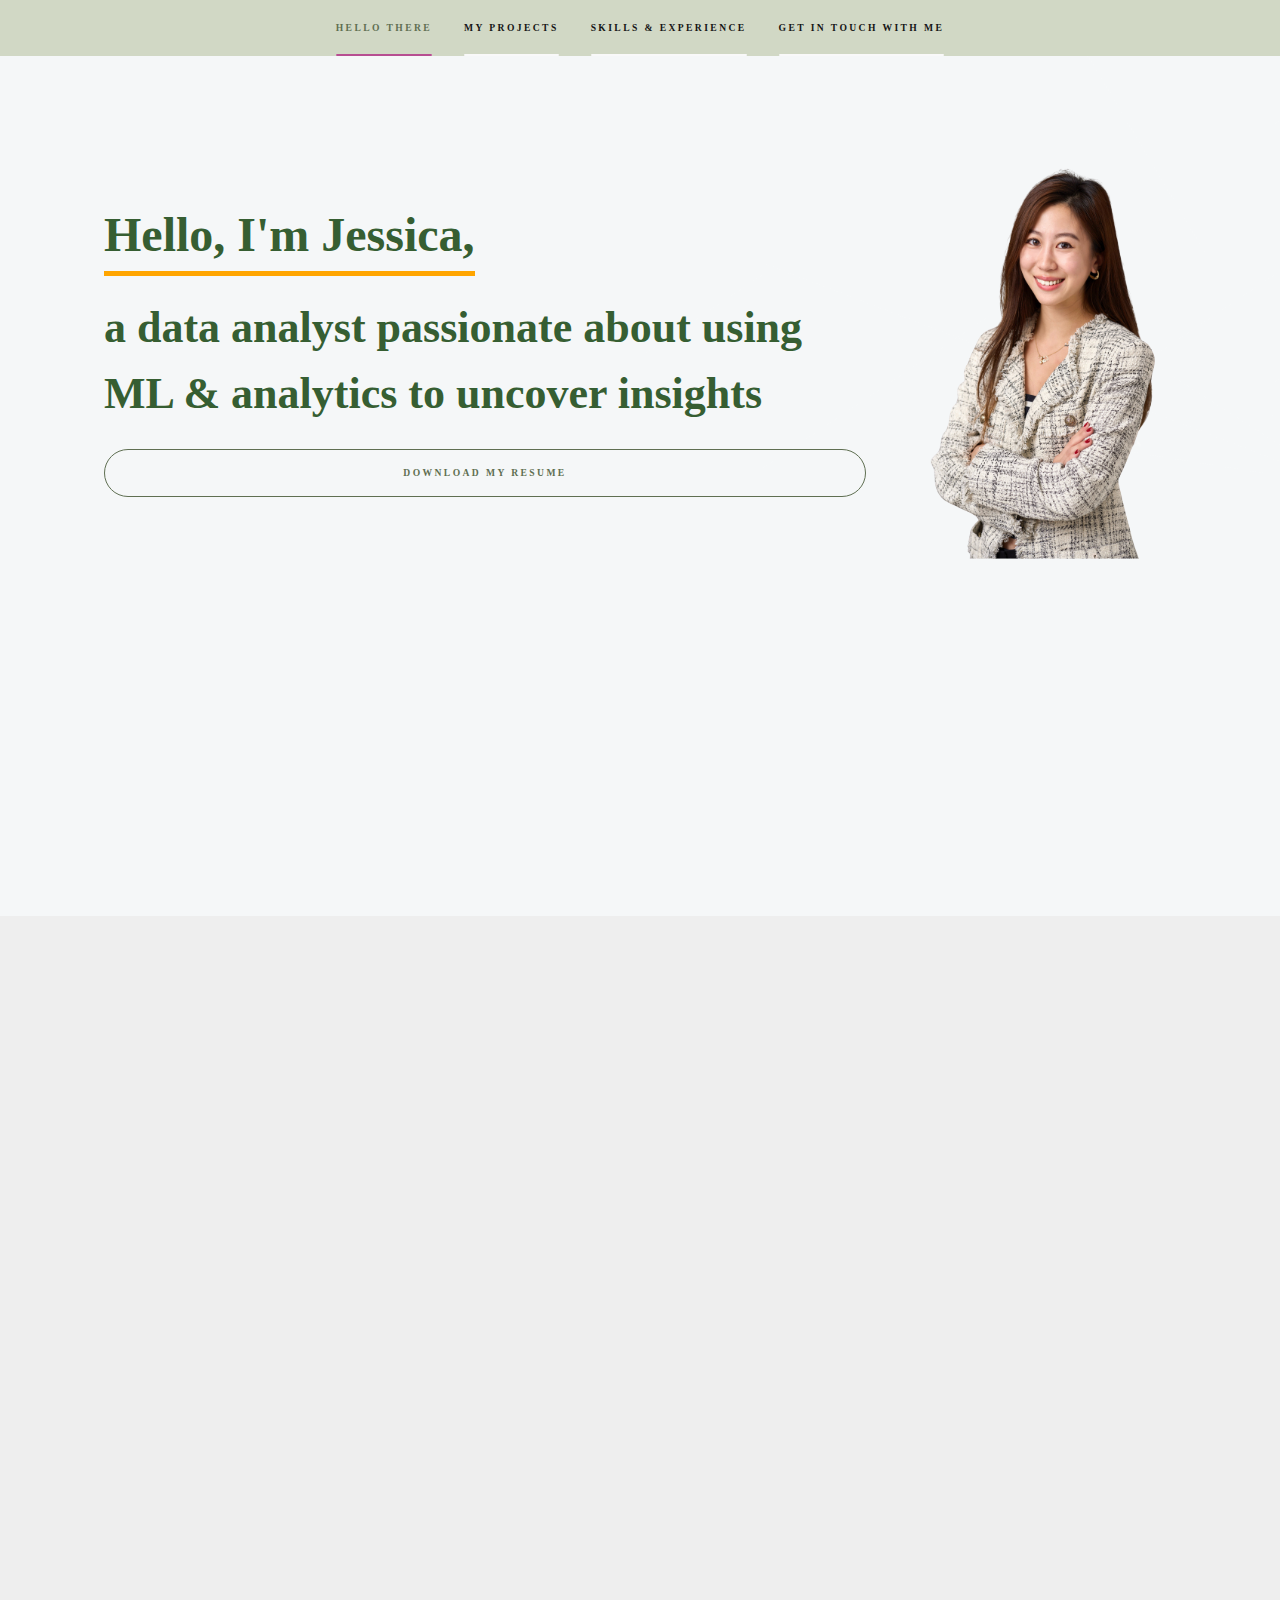
<file: index.html>
<!DOCTYPE HTML>
<html>
	<head>
		<title>Jessica Hsieh</title>
		<meta charset="utf-8" />
		<meta name="viewport" content="width=device-width, initial-scale=1, user-scalable=no" />
		<link rel="stylesheet" href="assets/css/main.css" />
		<noscript><link rel="stylesheet" href="assets/css/noscript.css" /></noscript>
	</head>
	<body class="is-preload">

		<!-- Sidebar -->
			<section id="sidebar">
				<div class="inner">
					<nav>
						<ul>				  
							<li><a href="#intro">Hello There</a></li>
							<li><a href="#one">My Projects</a></li>
							<li><a href="#two">Skills & Experience</a></li>
							<li><a href="#three">Get In Touch With Me</a></li>
						</ul>
						<div class="social-icons">
							<a href="https://github.com/jessih828"><i class="fab fa-github"></i></a>
							<a href="https://www.linkedin.com/in/hsieh-jessica/"><i class="fab fa-linkedin"></i></a>
						</div>
					</nav>
				</div>
			</section>

		<!-- Wrapper -->
			<div id="wrapper">

				<section id="intro" class="wrapper style1 fullscreen fade-up">
					<div class="inner">
						<div class="content">
							<h1 class="underline">Hello, I'm Jessica,</h1>
							<h1>a data analyst passionate about using ML & analytics to uncover insights</h1>
							<ul class="actions">
								<li><a href="JessicaHsieh_Resume.pdf" download class="button download-btn">Download My Resume</a></li>
							</ul>
						</div>
						<div class="profile-picture">
							<img src="images/Jessica.svg" alt="Jessica Hsieh Profile Picture">
						</div>
					</div>
				</section>

				<!-- One -->
					<section id="one" class="wrapper style3 fade-up">
						<div class="inner">
							<h2>My Projects</h2>
							<div class="projects-container">
								<section class="project">
									<img src="images/deloittelogo.jpg" alt="deloittelogo">
									<h3>Deloitte Corporate Capstone</h3>
									<p>To support BeverageCo's horizontal expansion by leveraging data science to optimize customer acquisition and sales strategies, ensuring sustainable growth and maximizing market reach.</p>
									<div class="skills">
										<span class="skill-icon">Python</span>
										<span class="skill-icon">Regression Model</span>
										<span class="skill-icon">K-Means</span>
										<span class="skill-icon">AIC, BIC</span>
										<span class="skill-icon">Clustering</span>
									</div>
									<ul class="actions">
										<li><a href="https://github.com/jessih828/Corporate-Project-Deloitte" class="button small-button">GitHub Repo</a></li>
									</ul>
								</section>

								<section class="project">
									<img src="images/nlp.png" alt="NLP image">
									<h3>NLP Resume and Job Match</h3>
									<p>Addresses job market challenges by using NLP to match CVs with job descriptions, enhancing candidates' chances in a competitive 2024 job market</p>
									<div class="skills">
										<span class="skill-icon">Python</span>
										<span class="skill-icon">NLP</span>
										<span class="skill-icon">SBERT</span>
										<span class="skill-icon">KeyBERT</span>
									</div>
									<ul class="actions">
										<li><a href="https://github.com/jessih828/NLP-Resume-Job-Match" class="button small-button">GitHub Repo</a></li>
									</ul>
								</section>
								
								<section class="project">
									<img src="images/heart_disease_app.png" alt="heart disease image">
									<h3>Heart Disease Prediction (Streamlit)</h3>
									<p>Demonstrates ML skills through predictive modeling of heart disease, showcasing various evaluation metrics and the importance of hyperparameter tuning.</p>
									<div class="skills">
										<span class="skill-icon">Python</span>
										<span class="skill-icon">Scikit-learn</span>
										<span class="skill-icon">Plotly</span>
										<span class="skill-icon">Streamlit</span>
									</div>
									<ul class="actions">
										<li><a href="https://github.com/jessih828/Heart-Disease-Analytics?tab=readme-ov-file" class="button small-button">GitHub Repo</a></li>
										<li><a href="https://heart-disease-ml-analytics.streamlit.app/" class="button small-button">Deploy Streamlit App</a></li>
									</ul>
								</section>
								
								<section class="project">
									<img src="images/muti class.png" alt="muti class classification">
									<h3>Obesity Muti-Class Classification</h3>
									<p>TUtilizes Apache Spark and PySpark's MLlib to classify obesity levels, covering data processing, model training, and evaluation</p>
									<div class="skills">
										<span class="skill-icon">PySpark</span>
										<span class="skill-icon">Muti-Class Classification</span>
										<span class="skill-icon">Modern Data Architecture</span>
									</div>
									<ul class="actions">
										<li><a href="https://github.com/jessih828/Modern-Data-Architecture-Muti-Class-Classification" class="button small-button">GitHub Repo</a></li>
									</ul>
								</section>
								
								<section class="project">
									<img src="images/SQL.png" alt="muti class classification">
									<h3>SQL Database Management System</h3>
									<p>Designs a 3NF-normalized database for a mobile phone store, including scripts for creation, data insertion, and complex queries across multiple tables.</p>
									<div class="skills">
										<span class="skill-icon">SQL</span>
										<span class="skill-icon">MySQL</span>
										<span class="skill-icon">Database Creation</span>
									</div>
									<ul class="actions">
										<li><a href="https://github.com/jessih828/SQL_DBManagementSystem" class="button small-button">GitHub Repo</a></li>
									</ul>
								</section>
							</div>
						</div>
					</section>

					<style>
						.actions {
							display: flex;
							flex-direction: column;
							gap: 1em; /* Adjust the spacing between buttons */
						}
						.actions li {
							list-style-type: none; /* Remove bullet points */
						}
						.actions .button {
							display: block; /* Ensure buttons take up full width of their container */
						}
					</style>

				<!-- Two -->
				<section id="two" class="wrapper style2 fade-up">
					<div class="inner">
						<h2>Skills & Experience</h2>
						<div class="additional-info">
							<p><strong>Programming Languages:</strong> Python | SQL</p>
							<p><strong>Libraries:</strong> Pandas | NumPy | Scikit-Learn | Plotly</p>
							<p><strong>Technologies/ Software Tools:</strong> Excel | Power BI | Tableau | Looker Studio</p>
							<p class="margin-bottom"><strong>Soft Skills:</strong> Cross-functional Communication | Storytelling in Presentation | Proactive problem-solver</p>
							<p></p>
						</div>
					<div class="inner">
						<div class="timeline">
							<div class="timeline-item">
								<div class="timeline-content" style="background-color: #D1D8C5;">
									<h4>2024 - Current </h4>
									<p>Data Scientist Intern @ UPRYSE<br>
										📍 Remote <br>
										<span class="smaller-text">
											- Employed logistic regression/tree-based models to identify high-value users, resulting in a 15% increase in user values<br>
											- Analyzed large datasets to extract insights and identify key trends, leading to a 25% improvement in decision-making efficiency
										</span>
									</p>
								</div>
							</div>
							<div class="timeline-item">
								<div class="timeline-content" style="background-color: #D1D8C5;">
									<h4>2022 - 2023</h4>
									<p>Client Experience Specialist @ Forma<br>
										📍 Remote, United States<br>
										<span class="smaller-text">
										- Streamlined employee benefit processes for top tech firms, achieving rapid query resolution<br>
										- Analyzed customer feedback to implement strategic improvements, raising satisfaction rates to over 95%
										</span>
									</p>
								</div>
							</div>
							<div class="timeline-item">
								<div class="timeline-content" style="background-color: #D1D8C5;">
									<h4>2021 - 2022</h4>
									<p>
										Sales Manager @ W Taipei<br>
										📍 Taipei, Taiwan<br>
										<span class="smaller-text">
											- Managed 30+ corporate accounts, achieving ~$1.5 million USD in sales during COVID-19<br>
											- Enhanced project efficiency with cross-functional teams, reducing turnaround time by 20%
										</span>
									</p>
								</div>
							</div>
						</div>
					</div>
				</section>


				<!-- Three -->
					<section id="three" class="wrapper style3 fade-up">
						<div class="inner">
							<h2>Get in Touch With Me</h2>
							<div class="split style1">
								<section>
									<ul class="contact">
										<li>
											<h3>Email</h3>
											<a href="#">jessih828@gmail.com</a>
										</li>
										<li>
											<h3>Social</h3>
											<ul class="icons">
												<li><a href="https://github.com/jessih828" class="icon brands fa-github"><span class="label">GitHub</span></a></li>
												<li><a href="https://www.linkedin.com/in/hsieh-jessica/" class="icon brands fa-linkedin-in"><span class="label">LinkedIn</span></a></li>
											</ul>
										</li>
									</ul>
								</section>
							</div>
						</div>
					</section>

			</div>

		<!-- Scripts -->
			<script src="assets/js/jquery.min.js"></script>
			<script src="assets/js/jquery.scrollex.min.js"></script>
			<script src="assets/js/jquery.scrolly.min.js"></script>
			<script src="assets/js/browser.min.js"></script>
			<script src="assets/js/breakpoints.min.js"></script>
			<script src="assets/js/util.js"></script>
			<script src="assets/js/main.js"></script>

	</body>
</html>
</file>
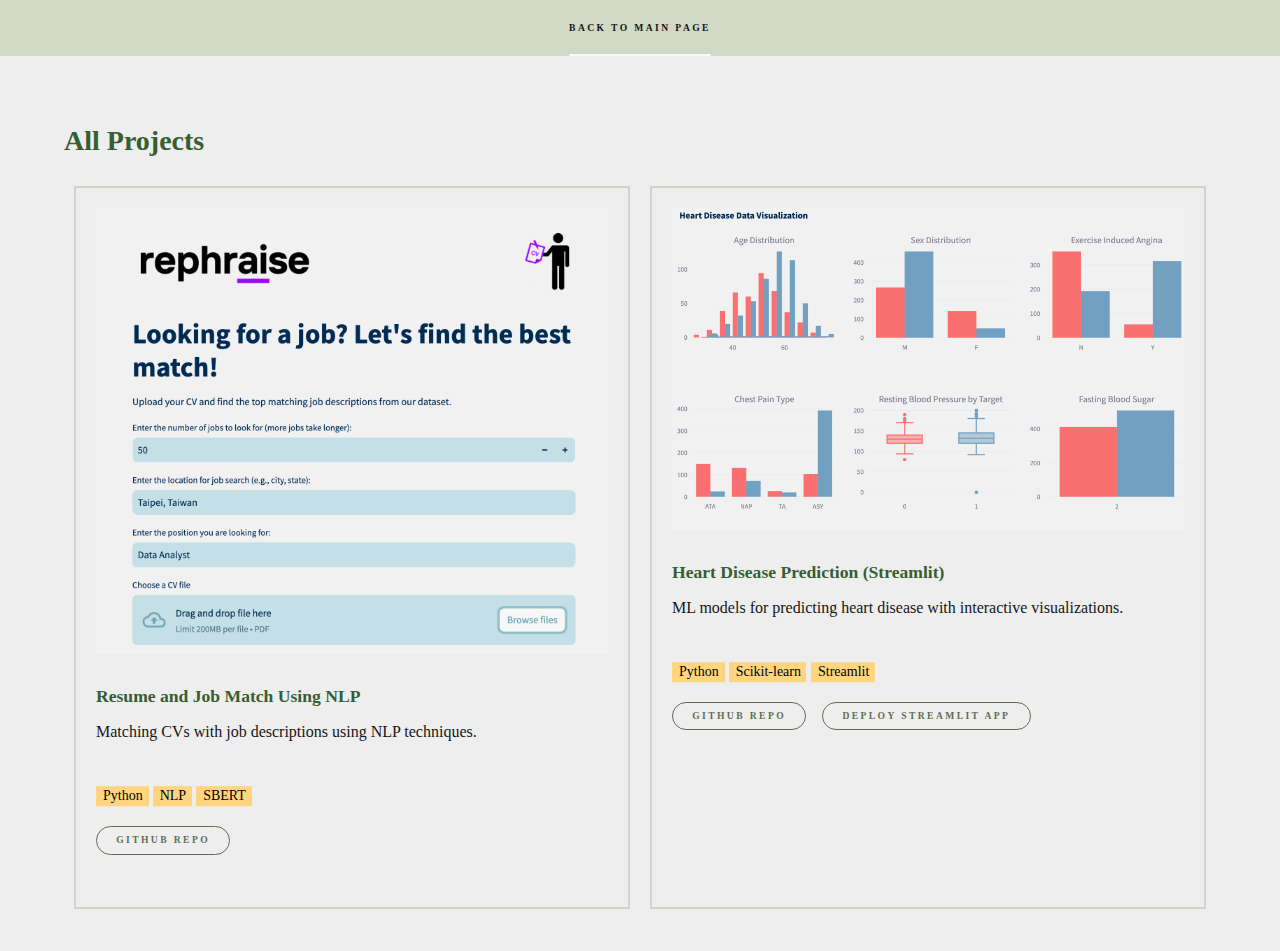
<file: all_projects.html>
<!DOCTYPE HTML>
<html lang="en">
<head>
    <title>Jessica Hsieh - All Projects</title>
    <meta charset="utf-8" />
    <meta name="viewport" content="width=device-width, initial-scale=1, user-scalable=no" />
	<link rel="stylesheet" href="assets/css/main.css" />
</head>

<body class="is-preload">
    <!-- Sidebar -->
    <section id="sidebar">
        <div class="inner">
            <nav>
                <ul>
                    <li><a href="index.html">Back to Main Page</a></li>
                </ul>
            </nav>
        </div>
    </section>

    <!-- Wrapper -->
    <div id="wrapper">
        <!-- Projects -->
        <section id="one" class="wrapper style3 fade-up">
            <div class="inner">
                <h2>All Projects</h2>
                <div class="projects-container">
                    <section class="project">
                        <img src="images/nlp.png" alt="Resume and Job Match">
                        <h3>Resume and Job Match Using NLP</h3>
                        <p>Matching CVs with job descriptions using NLP techniques.</p>
                        <div class="skills">
                            <span class="skill-icon">Python</span>
                            <span class="skill-icon">NLP</span>
                            <span class="skill-icon">SBERT</span>
                        </div>
                        <ul class="actions">
                            <li><a href="https://github.com/jessih828/NLP-Resume-Job-Match" class="button small-button">GitHub Repo</a></li>
                        </ul>
                    </section>
                    
                    <section class="project">
                        <img src="images/heart_disease_app.png" alt="Heart Disease Prediction">
                        <h3>Heart Disease Prediction (Streamlit)</h3>
                        <p>ML models for predicting heart disease with interactive visualizations.</p>
                        <div class="skills">
                            <span class="skill-icon">Python</span>
                            <span class="skill-icon">Scikit-learn</span>
                            <span class="skill-icon">Streamlit</span>
                        </div>
                        <ul class="actions">
                            <li><a href="https://github.com/jessih828/Heart-Disease-Analytics?tab=readme-ov-file" class="button small-button">GitHub Repo</a></li>
                            <li><a href="https://heart-disease-ml-analytics.streamlit.app/" class="button small-button">Deploy Streamlit App</a></li>
                        </ul>
                    </section>
                    
                    <!-- Add more project sections here following the same structure -->
                </div>
            </div>
        </section>
    </div>

    <!-- Scripts -->
    <script src="assets/js/jquery.min.js"></script>
    <script src="assets/js/jquery.scrollex.min.js"></script>
    <script src="assets/js/jquery.scrolly.min.js"></script>
    <script src="assets/js/browser.min.js"></script>
    <script src="assets/js/breakpoints.min.js"></script>
    <script src="assets/js/util.js"></script>
    <script src="assets/js/main.js"></script>
</body>
</html>
</file>
<file: assets/css/noscript.css>
/*
	Hyperspace by HTML5 UP
	html5up.net | @ajlkn
	Free for personal and commercial use under the CCA 3.0 license (html5up.net/license)
*/

/* Spotlights */

	.spotlights > section > .image:before {
		opacity: 0 !important;
	}

	.spotlights > section > .content > .inner {
		-moz-transform: none !important;
		-webkit-transform: none !important;
		-ms-transform: none !important;
		transform: none !important;
		opacity: 1 !important;
	}

/* Wrapper */

	.wrapper > .inner {
		opacity: 1 !important;
		-moz-transform: none !important;
		-webkit-transform: none !important;
		-ms-transform: none !important;
		transform: none !important;
	}

/* Sidebar */

	#sidebar > .inner {
		opacity: 1 !important;
	}

	#sidebar nav > ul > li {
		-moz-transform: none !important;
		-webkit-transform: none !important;
		-ms-transform: none !important;
		transform: none !important;
		opacity: 1 !important;
	}
</file>
<file: assets/css/main.css>
@import url(fontawesome-all.min.css);

/*
	Hyperspace by HTML5 UP
	html5up.net | @ajlkn
	Free for personal and commercial use under the CCA 3.0 license (html5up.net/license)
*/

html, body, div, span, applet, object,
iframe, h1, h2, h3, h4, h5, h6, p, blockquote,
pre, a, abbr, acronym, address, big, cite,
code, del, dfn, em, img, ins, kbd, q, s, samp,
small, strike, strong, sub, sup, tt, var, b,
u, i, center, dl, dt, dd, ol, ul, li, fieldset,
form, label, legend, table, caption, tbody,
tfoot, thead, tr, th, td, article, aside,
canvas, details, embed, figure, figcaption,
footer, header, hgroup, menu, nav, output, ruby,
section, summary, time, mark, audio, video {
	margin: 0;
	padding: 0;
	border: 0;
	font-size: 100%;
	font: mont;
	vertical-align: baseline;}

article, aside, details, figcaption, figure,
footer, header, hgroup, menu, nav, section {
	display: block;}

body {
	line-height: 1;
}

ol, ul {
	list-style: none;
}

blockquote, q {
	quotes: none;
}

	blockquote:before, blockquote:after, q:before, q:after {
		content: '';
		content: none;
	}

table {
	border-collapse: collapse;
	border-spacing: 0;
}

body {
	-webkit-text-size-adjust: none;
}

mark {
	background-color: transparent;
	color: inherit;
}

input::-moz-focus-inner {
	border: 0;
	padding: 0;
}

input, select, textarea {
	-moz-appearance: none;
	-webkit-appearance: none;
	-ms-appearance: none;
	appearance: none;
}

/* Basic */

	@-ms-viewport {
		width: device-width;
	}

	body {
		-ms-overflow-style: scrollbar;
	}

	@media screen and (max-width: 480px) {

		html, body {
			min-width: 320px;
		}

	}

	html {
		box-sizing: border-box;
	}

	*, *:before, *:after {
		box-sizing: inherit;
	}

	body {
		background: #F1F1F1;
	}

		body.is-preload *, body.is-preload *:before, body.is-preload *:after {
			-moz-animation: none !important;
			-webkit-animation: none !important;
			-ms-animation: none !important;
			animation: none !important;
			-moz-transition: none !important;
			-webkit-transition: none !important;
			-ms-transition: none !important;
			transition: none !important;
		}

/* Type */

	body, input, select, textarea {
		color: rgb(21, 21, 21);
		font-family: 'Segoe UI', Geneva, Verdana;
		font-size: 16.5pt;
		font-weight: normal;
		line-height: 1.75;
	}

	p {
		font-size: 12pt; /* Change to the desired font size */
		margin: 0 0 2em 0;
	}
	
	.sidebar {
		width: 250px;
		background: #c0d6c5;
		padding: 20px;
		box-sizing: border-box;
	}
	
	.sidebar ul {
		list-style: none;
		padding: 0;
	}
	
	.sidebar ul li {
		margin: 20px 0;
	}
	
	.sidebar ul li a {
		text-decoration: none;
		color: #2b463c;
		font-size: 1em;
	}
	
	.sidebar ul li a i {
		margin-right: 10px;
	}
	
	.social-icons {
		margin-top: 50px;
		display: flex;
		flex-direction: row; 
		gap: 15px; /* Add space between the icons */
	}

	.social-icons a {
		text-decoration: none;
		font-size: 1.5em !important; /* Increase the size of the icons */
		display: inline-block;
		width: 1em;
		height: 1em;
		border-bottom: none;
	}
	
	.social-icons a:hover {
		color: #6b8a7a;
	}

	.skills {
		display: flex;
		flex-wrap: wrap;
		gap: 3px; 
		margin-bottom: 10px;
	}
	
	.skill-icon {
		position: relative;
		font-size: 14px; /* Adjust font size as needed */
		padding: 0.4em 0.5em; /* Adjust padding to control the highlight size */
		display: inline-block;
		color: #000;
	}
	
	.skill-icon::before {
		content: '';
		position: absolute;
		top: 50%;
		left: 0;
		width: 98%;
		height: 1.4em; /* Adjust height to match text size */
		background: #FFD580; /* Highlighter color */
		z-index: -1;
		transform: translateY(-50%);
	}
	
	.projects-container {
		display: grid;
		grid-template-columns: repeat(2, 1fr); /* Creates 2 columns */
		gap: 20px; /* Adjusts the space between projects */
		padding: 10px; /* Optional: add padding around the container */
	}
	
	.project {
		border: 2px solid #D0D4CA; /* Border around each project */
		padding: 20px; /* Space inside each project section */
		text-align: justify;
	}

	.project img {
		max-width: 100%; /* Ensures the image does not overflow */
		height: auto; /* Maintains aspect ratio */
		margin-bottom: 20px; /* Space between image and content */
	}
	

	.vertical-line {
		border-right: 2px solid #D0D4CA; /* Adjust thickness and color as needed */
		padding-right: 20px; /* Space between the content and the line */
		margin-right: 20px; /* Space on the right side of the section */
	}
	

	.underline {
		display: inline-block; /* Allows the underline to take the width of the text */
		position: sticky; /* Positioning context for the pseudo-element */
		font-size: 3em; /* Font size for the main heading */
		font-weight: bold; /* Make the text bold */
	}
	
	.underline::after {
		content: '';
		position: absolute;
		width: 100%; /* Span the entire width of the text */
		height: 0.10em; /* Thickness of the underline */
		bottom: -0.1em; /* Position it just below the text */
		left: 0;
		background-color: orange; /* Orange color for the underline */
	}
	
	.subtitle {
		font-size: 2em; /* Font size for the subtitle */
		margin-top: 20px; /* Space between the title and subtitle */
	}
	

		@media screen and (max-width: 1680px) {

			body, input, select, textarea {
				font-size: 13pt;
			}

		}

		@media screen and (max-width: 1280px) {

			body, input, select, textarea {
				font-size: 12pt;
			}

		}

		@media screen and (max-width: 360px) {

			body, input, select, textarea {
				font-size: 11pt;
			}

		}

	a {
		-moz-transition: color 0.2s ease, border-bottom-color 0.2s ease;
		-webkit-transition: color 0.2s ease, border-bottom-color 0.2s ease;
		-ms-transition: color 0.2s ease, border-bottom-color 0.2s ease;
		transition: color 0.2s ease, border-bottom-color 0.2s ease;
		border-bottom: dotted 1px rgb(181, 193, 142);
		color: inherit;
		text-decoration: none;
	}

		a:hover {
			border-bottom-color: transparent;
			color: #6B8A7A;
		}

	strong, b {
		color: #365E32;
		font-weight: bold;
	}

	em, i {
		font-style: italic;
	}

	p {
		margin: 0 0 2em 0;
	}

	h1, h2, h3, h4, h5, h6 {
		color: #365E32;
		font-weight: bold;
		line-height: 1.5;
		margin: 0 0 0.5em 0;
	}

		h1 a, h2 a, h3 a, h4 a, h5 a, h6 a {
			color: inherit;
			text-decoration: none;
		}

	h1 {
		font-size: 2.75em;
	}

		h1.major {
			margin: 0 0 1.3em 0;
			position: relative;
			padding-bottom: 0.35em;
		}

			h1.major:after {
				background-image: -moz-linear-gradient(to right, #88AB8E, #AFC8AD);
				background-image: -webkit-linear-gradient(to right, #88AB8E, #AFC8AD);
				background-image: -ms-linear-gradient(to right, #88AB8E, #AFC8AD);
				background-image: linear-gradient(to right, #88AB8E, #AFC8AD);
				-moz-transition: max-width 0.2s ease;
				-webkit-transition: max-width 0.2s ease;
				-ms-transition: max-width 0.2s ease;
				transition: max-width 0.2s ease;
				border-radius: 0.2em;
				bottom: 0;
				content: '';
				height: 0.05em;
				position: absolute;
				right: 0;
				width: 100%;
			}

	h2 {
		font-size: 1.75em;
	}

	h3 {
		font-size: 1.1em;
	}

	h4 {
		font-size: 1em;
	}

	h5 {
		font-size: 0.8em;
	}

	h6 {
		font-size: 0.6em;
	}

	@media screen and (max-width: 736px) {

		h1 {
			font-size: 2em;
		}

		h2 {
			font-size: 1.25em;
		}

		h3 {
			font-size: 1em;
		}

		h4 {
			font-size: 0.8em;
		}

		h5 {
			font-size: 0.6em;
		}

		h6 {
			font-size: 0.6em;
		}

	}

	sub {
		font-size: 0.8em;
		position: relative;
		top: 0.5em;
	}

	sup {
		font-size: 0.8em;
		position: relative;
		top: -0.5em;
	}

	blockquote {
		border-left: solid 4px rgba(255, 255, 255, 0.15);
		font-style: italic;
		margin: 0 0 2em 0;
		padding: 0.5em 0 0.5em 2em;
	}

	code {
		background: rgba(255, 255, 255, 0.05);
		border-radius: 0.25em;
		border: solid 1px rgba(255, 255, 255, 0.15);
		font-family: "Courier New", monospace;
		font-size: 0.9em;
		margin: 0 0.25em;
		padding: 0.25em 0.65em;
	}

	pre {
		-webkit-overflow-scrolling: touch;
		font-family: "Courier New", monospace;
		font-size: 0.9em;
		margin: 0 0 2em 0;
	}

		pre code {
			display: block;
			line-height: 1.75em;
			padding: 1em 1.5em;
			overflow-x: auto;
		}

	hr {
		border: 0;
		border-bottom: solid 1px #6B8A7A;
		margin: 2em 0;
	}

		hr.major {
			margin: 3em 0;
		}

	.align-left {
		text-align: left;
	}

	.align-center {
		text-align: center;
	}

	.align-right {
		text-align: right;
	}

/* Row */

	.row {
		display: flex;
		flex-wrap: wrap;
		box-sizing: border-box;
		align-items: stretch;
	}

		.row > * {
			box-sizing: border-box;
		}

		.row.gtr-uniform > * > :last-child {
			margin-bottom: 0;
		}

		.row.aln-left {
			justify-content: flex-start;
		}

		.row.aln-center {
			justify-content: center;
		}

		.row.aln-right {
			justify-content: flex-end;
		}

		.row.aln-top {
			align-items: flex-start;
		}

		.row.aln-middle {
			align-items: center;
		}

		.row.aln-bottom {
			align-items: flex-end;
		}

		.row > .imp {
			order: -1;
		}

		.row > .col-1 {
			width: 8.33333%;
		}

		.row > .off-1 {
			margin-left: 8.33333%;
		}

		.row > .col-2 {
			width: 16.66667%;
		}

		.row > .off-2 {
			margin-left: 16.66667%;
		}

		.row > .col-3 {
			width: 25%;
		}

		.row > .off-3 {
			margin-left: 25%;
		}

		.row > .col-4 {
			width: 33.33333%;
		}

		.row > .off-4 {
			margin-left: 33.33333%;
		}

		.row > .col-5 {
			width: 41.66667%;
		}

		.row > .off-5 {
			margin-left: 41.66667%;
		}

		.row > .col-6 {
			width: 50%;
		}

		.row > .off-6 {
			margin-left: 50%;
		}

		.row > .col-7 {
			width: 58.33333%;
		}

		.row > .off-7 {
			margin-left: 58.33333%;
		}

		.row > .col-8 {
			width: 66.66667%;
		}

		.row > .off-8 {
			margin-left: 66.66667%;
		}

		.row > .col-9 {
			width: 75%;
		}

		.row > .off-9 {
			margin-left: 75%;
		}

		.row > .col-10 {
			width: 83.33333%;
		}

		.row > .off-10 {
			margin-left: 83.33333%;
		}

		.row > .col-11 {
			width: 91.66667%;
		}

		.row > .off-11 {
			margin-left: 91.66667%;
		}

		.row > .col-12 {
			width: 100%;
		}

		.row > .off-12 {
			margin-left: 100%;
		}

		.row.gtr-0 {
			margin-top: 0;
			margin-left: 0em;
		}

			.row.gtr-0 > * {
				padding: 0 0 0 0em;
			}

			.row.gtr-0.gtr-uniform {
				margin-top: 0em;
			}

				.row.gtr-0.gtr-uniform > * {
					padding-top: 0em;
				}

		.row.gtr-25 {
			margin-top: 0;
			margin-left: -0.375em;
		}

			.row.gtr-25 > * {
				padding: 0 0 0 0.375em;
			}

			.row.gtr-25.gtr-uniform {
				margin-top: -0.375em;
			}

				.row.gtr-25.gtr-uniform > * {
					padding-top: 0.375em;
				}

		.row.gtr-50 {
			margin-top: 0;
			margin-left: -0.75em;
		}

			.row.gtr-50 > * {
				padding: 0 0 0 0.75em;
			}

			.row.gtr-50.gtr-uniform {
				margin-top: -0.75em;
			}

				.row.gtr-50.gtr-uniform > * {
					padding-top: 0.75em;
				}

		.row {
			margin-top: 0;
			margin-left: -1.5em;
		}

			.row > * {
				padding: 0 0 0 1.5em;
			}

			.row.gtr-uniform {
				margin-top: -1.5em;
			}

				.row.gtr-uniform > * {
					padding-top: 1.5em;
				}

		.row.gtr-150 {
			margin-top: 0;
			margin-left: -2.25em;
		}

			.row.gtr-150 > * {
				padding: 0 0 0 2.25em;
			}

			.row.gtr-150.gtr-uniform {
				margin-top: -2.25em;
			}

				.row.gtr-150.gtr-uniform > * {
					padding-top: 2.25em;
				}

		.row.gtr-200 {
			margin-top: 0;
			margin-left: -3em;
		}

			.row.gtr-200 > * {
				padding: 0 0 0 3em;
			}

			.row.gtr-200.gtr-uniform {
				margin-top: -3em;
			}

				.row.gtr-200.gtr-uniform > * {
					padding-top: 3em;
				}

		@media screen and (max-width: 1680px) {

			.row {
				display: flex;
				flex-wrap: wrap;
				box-sizing: border-box;
				align-items: stretch;
			}

				.row > * {
					box-sizing: border-box;
				}

				.row.gtr-uniform > * > :last-child {
					margin-bottom: 0;
				}

				.row.aln-left {
					justify-content: flex-start;
				}

				.row.aln-center {
					justify-content: center;
				}

				.row.aln-right {
					justify-content: flex-end;
				}

				.row.aln-top {
					align-items: flex-start;
				}

				.row.aln-middle {
					align-items: center;
				}

				.row.aln-bottom {
					align-items: flex-end;
				}

				.row > .imp-xlarge {
					order: -1;
				}

				.row > .col-1-xlarge {
					width: 8.33333%;
				}

				.row > .off-1-xlarge {
					margin-left: 8.33333%;
				}

				.row > .col-2-xlarge {
					width: 16.66667%;
				}

				.row > .off-2-xlarge {
					margin-left: 16.66667%;
				}

				.row > .col-3-xlarge {
					width: 25%;
				}

				.row > .off-3-xlarge {
					margin-left: 25%;
				}

				.row > .col-4-xlarge {
					width: 33.33333%;
				}

				.row > .off-4-xlarge {
					margin-left: 33.33333%;
				}

				.row > .col-5-xlarge {
					width: 41.66667%;
				}

				.row > .off-5-xlarge {
					margin-left: 41.66667%;
				}

				.row > .col-6-xlarge {
					width: 50%;
				}

				.row > .off-6-xlarge {
					margin-left: 50%;
				}

				.row > .col-7-xlarge {
					width: 58.33333%;
				}

				.row > .off-7-xlarge {
					margin-left: 58.33333%;
				}

				.row > .col-8-xlarge {
					width: 66.66667%;
				}

				.row > .off-8-xlarge {
					margin-left: 66.66667%;
				}

				.row > .col-9-xlarge {
					width: 75%;
				}

				.row > .off-9-xlarge {
					margin-left: 75%;
				}

				.row > .col-10-xlarge {
					width: 83.33333%;
				}

				.row > .off-10-xlarge {
					margin-left: 83.33333%;
				}

				.row > .col-11-xlarge {
					width: 91.66667%;
				}

				.row > .off-11-xlarge {
					margin-left: 91.66667%;
				}

				.row > .col-12-xlarge {
					width: 100%;
				}

				.row > .off-12-xlarge {
					margin-left: 100%;
				}

				.row.gtr-0 {
					margin-top: 0;
					margin-left: 0em;
				}

					.row.gtr-0 > * {
						padding: 0 0 0 0em;
					}

					.row.gtr-0.gtr-uniform {
						margin-top: 0em;
					}

						.row.gtr-0.gtr-uniform > * {
							padding-top: 0em;
						}

				.row.gtr-25 {
					margin-top: 0;
					margin-left: -0.375em;
				}

					.row.gtr-25 > * {
						padding: 0 0 0 0.375em;
					}

					.row.gtr-25.gtr-uniform {
						margin-top: -0.375em;
					}

						.row.gtr-25.gtr-uniform > * {
							padding-top: 0.375em;
						}

				.row.gtr-50 {
					margin-top: 0;
					margin-left: -0.75em;
				}

					.row.gtr-50 > * {
						padding: 0 0 0 0.75em;
					}

					.row.gtr-50.gtr-uniform {
						margin-top: -0.75em;
					}

						.row.gtr-50.gtr-uniform > * {
							padding-top: 0.75em;
						}

				.row {
					margin-top: 0;
					margin-left: -1.5em;
				}

					.row > * {
						padding: 0 0 0 1.5em;
					}

					.row.gtr-uniform {
						margin-top: -1.5em;
					}

						.row.gtr-uniform > * {
							padding-top: 1.5em;
						}

				.row.gtr-150 {
					margin-top: 0;
					margin-left: -2.25em;
				}

					.row.gtr-150 > * {
						padding: 0 0 0 2.25em;
					}

					.row.gtr-150.gtr-uniform {
						margin-top: -2.25em;
					}

						.row.gtr-150.gtr-uniform > * {
							padding-top: 2.25em;
						}

				.row.gtr-200 {
					margin-top: 0;
					margin-left: -3em;
				}

					.row.gtr-200 > * {
						padding: 0 0 0 3em;
					}

					.row.gtr-200.gtr-uniform {
						margin-top: -3em;
					}

						.row.gtr-200.gtr-uniform > * {
							padding-top: 3em;
						}

		}

		@media screen and (max-width: 1280px) {

			.row {
				display: flex;
				flex-wrap: wrap;
				box-sizing: border-box;
				align-items: stretch;
			}

				.row > * {
					box-sizing: border-box;
				}

				.row.gtr-uniform > * > :last-child {
					margin-bottom: 0;
				}

				.row.aln-left {
					justify-content: flex-start;
				}

				.row.aln-center {
					justify-content: center;
				}

				.row.aln-right {
					justify-content: flex-end;
				}

				.row.aln-top {
					align-items: flex-start;
				}

				.row.aln-middle {
					align-items: center;
				}

				.row.aln-bottom {
					align-items: flex-end;
				}

				.row > .imp-large {
					order: -1;
				}

				.row > .col-1-large {
					width: 8.33333%;
				}

				.row > .off-1-large {
					margin-left: 8.33333%;
				}

				.row > .col-2-large {
					width: 16.66667%;
				}

				.row > .off-2-large {
					margin-left: 16.66667%;
				}

				.row > .col-3-large {
					width: 25%;
				}

				.row > .off-3-large {
					margin-left: 25%;
				}

				.row > .col-4-large {
					width: 33.33333%;
				}

				.row > .off-4-large {
					margin-left: 33.33333%;
				}

				.row > .col-5-large {
					width: 41.66667%;
				}

				.row > .off-5-large {
					margin-left: 41.66667%;
				}

				.row > .col-6-large {
					width: 50%;
				}

				.row > .off-6-large {
					margin-left: 50%;
				}

				.row > .col-7-large {
					width: 58.33333%;
				}

				.row > .off-7-large {
					margin-left: 58.33333%;
				}

				.row > .col-8-large {
					width: 66.66667%;
				}

				.row > .off-8-large {
					margin-left: 66.66667%;
				}

				.row > .col-9-large {
					width: 75%;
				}

				.row > .off-9-large {
					margin-left: 75%;
				}

				.row > .col-10-large {
					width: 83.33333%;
				}

				.row > .off-10-large {
					margin-left: 83.33333%;
				}

				.row > .col-11-large {
					width: 91.66667%;
				}

				.row > .off-11-large {
					margin-left: 91.66667%;
				}

				.row > .col-12-large {
					width: 100%;
				}

				.row > .off-12-large {
					margin-left: 100%;
				}

				.row.gtr-0 {
					margin-top: 0;
					margin-left: 0em;
				}

					.row.gtr-0 > * {
						padding: 0 0 0 0em;
					}

					.row.gtr-0.gtr-uniform {
						margin-top: 0em;
					}

						.row.gtr-0.gtr-uniform > * {
							padding-top: 0em;
						}

				.row.gtr-25 {
					margin-top: 0;
					margin-left: -0.375em;
				}

					.row.gtr-25 > * {
						padding: 0 0 0 0.375em;
					}

					.row.gtr-25.gtr-uniform {
						margin-top: -0.375em;
					}

						.row.gtr-25.gtr-uniform > * {
							padding-top: 0.375em;
						}

				.row.gtr-50 {
					margin-top: 0;
					margin-left: -0.75em;
				}

					.row.gtr-50 > * {
						padding: 0 0 0 0.75em;
					}

					.row.gtr-50.gtr-uniform {
						margin-top: -0.75em;
					}

						.row.gtr-50.gtr-uniform > * {
							padding-top: 0.75em;
						}

				.row {
					margin-top: 0;
					margin-left: -1.5em;
				}

					.row > * {
						padding: 0 0 0 1.5em;
					}

					.row.gtr-uniform {
						margin-top: -1.5em;
					}

						.row.gtr-uniform > * {
							padding-top: 1.5em;
						}

				.row.gtr-150 {
					margin-top: 0;
					margin-left: -2.25em;
				}

					.row.gtr-150 > * {
						padding: 0 0 0 2.25em;
					}

					.row.gtr-150.gtr-uniform {
						margin-top: -2.25em;
					}

						.row.gtr-150.gtr-uniform > * {
							padding-top: 2.25em;
						}

				.row.gtr-200 {
					margin-top: 0;
					margin-left: -3em;
				}

					.row.gtr-200 > * {
						padding: 0 0 0 3em;
					}

					.row.gtr-200.gtr-uniform {
						margin-top: -3em;
					}

						.row.gtr-200.gtr-uniform > * {
							padding-top: 3em;
						}

		}

		@media screen and (max-width: 980px) {

			.row {
				display: flex;
				flex-wrap: wrap;
				box-sizing: border-box;
				align-items: stretch;
			}

				.row > * {
					box-sizing: border-box;
				}

				.row.gtr-uniform > * > :last-child {
					margin-bottom: 0;
				}

				.row.aln-left {
					justify-content: flex-start;
				}

				.row.aln-center {
					justify-content: center;
				}

				.row.aln-right {
					justify-content: flex-end;
				}

				.row.aln-top {
					align-items: flex-start;
				}

				.row.aln-middle {
					align-items: center;
				}

				.row.aln-bottom {
					align-items: flex-end;
				}

				.row > .imp-medium {
					order: -1;
				}

				.row > .col-1-medium {
					width: 8.33333%;
				}

				.row > .off-1-medium {
					margin-left: 8.33333%;
				}

				.row > .col-2-medium {
					width: 16.66667%;
				}

				.row > .off-2-medium {
					margin-left: 16.66667%;
				}

				.row > .col-3-medium {
					width: 25%;
				}

				.row > .off-3-medium {
					margin-left: 25%;
				}

				.row > .col-4-medium {
					width: 33.33333%;
				}

				.row > .off-4-medium {
					margin-left: 33.33333%;
				}

				.row > .col-5-medium {
					width: 41.66667%;
				}

				.row > .off-5-medium {
					margin-left: 41.66667%;
				}

				.row > .col-6-medium {
					width: 50%;
				}

				.row > .off-6-medium {
					margin-left: 50%;
				}

				.row > .col-7-medium {
					width: 58.33333%;
				}

				.row > .off-7-medium {
					margin-left: 58.33333%;
				}

				.row > .col-8-medium {
					width: 66.66667%;
				}

				.row > .off-8-medium {
					margin-left: 66.66667%;
				}

				.row > .col-9-medium {
					width: 75%;
				}

				.row > .off-9-medium {
					margin-left: 75%;
				}

				.row > .col-10-medium {
					width: 83.33333%;
				}

				.row > .off-10-medium {
					margin-left: 83.33333%;
				}

				.row > .col-11-medium {
					width: 91.66667%;
				}

				.row > .off-11-medium {
					margin-left: 91.66667%;
				}

				.row > .col-12-medium {
					width: 100%;
				}

				.row > .off-12-medium {
					margin-left: 100%;
				}

				.row.gtr-0 {
					margin-top: 0;
					margin-left: 0em;
				}

					.row.gtr-0 > * {
						padding: 0 0 0 0em;
					}

					.row.gtr-0.gtr-uniform {
						margin-top: 0em;
					}

						.row.gtr-0.gtr-uniform > * {
							padding-top: 0em;
						}

				.row.gtr-25 {
					margin-top: 0;
					margin-left: -0.375em;
				}

					.row.gtr-25 > * {
						padding: 0 0 0 0.375em;
					}

					.row.gtr-25.gtr-uniform {
						margin-top: -0.375em;
					}

						.row.gtr-25.gtr-uniform > * {
							padding-top: 0.375em;
						}

				.row.gtr-50 {
					margin-top: 0;
					margin-left: -0.75em;
				}

					.row.gtr-50 > * {
						padding: 0 0 0 0.75em;
					}

					.row.gtr-50.gtr-uniform {
						margin-top: -0.75em;
					}

						.row.gtr-50.gtr-uniform > * {
							padding-top: 0.75em;
						}

				.row {
					margin-top: 0;
					margin-left: -1.5em;
				}

					.row > * {
						padding: 0 0 0 1.5em;
					}

					.row.gtr-uniform {
						margin-top: -1.5em;
					}

						.row.gtr-uniform > * {
							padding-top: 1.5em;
						}

				.row.gtr-150 {
					margin-top: 0;
					margin-left: -2.25em;
				}

					.row.gtr-150 > * {
						padding: 0 0 0 2.25em;
					}

					.row.gtr-150.gtr-uniform {
						margin-top: -2.25em;
					}

						.row.gtr-150.gtr-uniform > * {
							padding-top: 2.25em;
						}

				.row.gtr-200 {
					margin-top: 0;
					margin-left: -3em;
				}

					.row.gtr-200 > * {
						padding: 0 0 0 3em;
					}

					.row.gtr-200.gtr-uniform {
						margin-top: -3em;
					}

						.row.gtr-200.gtr-uniform > * {
							padding-top: 3em;
						}

		}

		@media screen and (max-width: 736px) {

			.row {
				display: flex;
				flex-wrap: wrap;
				box-sizing: border-box;
				align-items: stretch;
			}

				.row > * {
					box-sizing: border-box;
				}

				.row.gtr-uniform > * > :last-child {
					margin-bottom: 0;
				}

				.row.aln-left {
					justify-content: flex-start;
				}

				.row.aln-center {
					justify-content: center;
				}

				.row.aln-right {
					justify-content: flex-end;
				}

				.row.aln-top {
					align-items: flex-start;
				}

				.row.aln-middle {
					align-items: center;
				}

				.row.aln-bottom {
					align-items: flex-end;
				}

				.row > .imp-small {
					order: -1;
				}

				.row > .col-1-small {
					width: 8.33333%;
				}

				.row > .off-1-small {
					margin-left: 8.33333%;
				}

				.row > .col-2-small {
					width: 16.66667%;
				}

				.row > .off-2-small {
					margin-left: 16.66667%;
				}

				.row > .col-3-small {
					width: 25%;
				}

				.row > .off-3-small {
					margin-left: 25%;
				}

				.row > .col-4-small {
					width: 33.33333%;
				}

				.row > .off-4-small {
					margin-left: 33.33333%;
				}

				.row > .col-5-small {
					width: 41.66667%;
				}

				.row > .off-5-small {
					margin-left: 41.66667%;
				}

				.row > .col-6-small {
					width: 50%;
				}

				.row > .off-6-small {
					margin-left: 50%;
				}

				.row > .col-7-small {
					width: 58.33333%;
				}

				.row > .off-7-small {
					margin-left: 58.33333%;
				}

				.row > .col-8-small {
					width: 66.66667%;
				}

				.row > .off-8-small {
					margin-left: 66.66667%;
				}

				.row > .col-9-small {
					width: 75%;
				}

				.row > .off-9-small {
					margin-left: 75%;
				}

				.row > .col-10-small {
					width: 83.33333%;
				}

				.row > .off-10-small {
					margin-left: 83.33333%;
				}

				.row > .col-11-small {
					width: 91.66667%;
				}

				.row > .off-11-small {
					margin-left: 91.66667%;
				}

				.row > .col-12-small {
					width: 100%;
				}

				.row > .off-12-small {
					margin-left: 100%;
				}

				.row.gtr-0 {
					margin-top: 0;
					margin-left: 0em;
				}

					.row.gtr-0 > * {
						padding: 0 0 0 0em;
					}

					.row.gtr-0.gtr-uniform {
						margin-top: 0em;
					}

						.row.gtr-0.gtr-uniform > * {
							padding-top: 0em;
						}

				.row.gtr-25 {
					margin-top: 0;
					margin-left: -0.375em;
				}

					.row.gtr-25 > * {
						padding: 0 0 0 0.375em;
					}

					.row.gtr-25.gtr-uniform {
						margin-top: -0.375em;
					}

						.row.gtr-25.gtr-uniform > * {
							padding-top: 0.375em;
						}

				.row.gtr-50 {
					margin-top: 0;
					margin-left: -0.75em;
				}

					.row.gtr-50 > * {
						padding: 0 0 0 0.75em;
					}

					.row.gtr-50.gtr-uniform {
						margin-top: -0.75em;
					}

						.row.gtr-50.gtr-uniform > * {
							padding-top: 0.75em;
						}

				.row {
					margin-top: 0;
					margin-left: -1.5em;
				}

					.row > * {
						padding: 0 0 0 1.5em;
					}

					.row.gtr-uniform {
						margin-top: -1.5em;
					}

						.row.gtr-uniform > * {
							padding-top: 1.5em;
						}

				.row.gtr-150 {
					margin-top: 0;
					margin-left: -2.25em;
				}

					.row.gtr-150 > * {
						padding: 0 0 0 2.25em;
					}

					.row.gtr-150.gtr-uniform {
						margin-top: -2.25em;
					}

						.row.gtr-150.gtr-uniform > * {
							padding-top: 2.25em;
						}

				.row.gtr-200 {
					margin-top: 0;
					margin-left: -3em;
				}

					.row.gtr-200 > * {
						padding: 0 0 0 3em;
					}

					.row.gtr-200.gtr-uniform {
						margin-top: -3em;
					}

						.row.gtr-200.gtr-uniform > * {
							padding-top: 3em;
						}

		}

		@media screen and (max-width: 480px) {

			.row {
				display: flex;
				flex-wrap: wrap;
				box-sizing: border-box;
				align-items: stretch;
			}

				.row > * {
					box-sizing: border-box;
				}

				.row.gtr-uniform > * > :last-child {
					margin-bottom: 0;
				}

				.row.aln-left {
					justify-content: flex-start;
				}

				.row.aln-center {
					justify-content: center;
				}

				.row.aln-right {
					justify-content: flex-end;
				}

				.row.aln-top {
					align-items: flex-start;
				}

				.row.aln-middle {
					align-items: center;
				}

				.row.aln-bottom {
					align-items: flex-end;
				}

				.row > .imp-xsmall {
					order: -1;
				}

				.row > .col-1-xsmall {
					width: 8.33333%;
				}

				.row > .off-1-xsmall {
					margin-left: 8.33333%;
				}

				.row > .col-2-xsmall {
					width: 16.66667%;
				}

				.row > .off-2-xsmall {
					margin-left: 16.66667%;
				}

				.row > .col-3-xsmall {
					width: 25%;
				}

				.row > .off-3-xsmall {
					margin-left: 25%;
				}

				.row > .col-4-xsmall {
					width: 33.33333%;
				}

				.row > .off-4-xsmall {
					margin-left: 33.33333%;
				}

				.row > .col-5-xsmall {
					width: 41.66667%;
				}

				.row > .off-5-xsmall {
					margin-left: 41.66667%;
				}

				.row > .col-6-xsmall {
					width: 50%;
				}

				.row > .off-6-xsmall {
					margin-left: 50%;
				}

				.row > .col-7-xsmall {
					width: 58.33333%;
				}

				.row > .off-7-xsmall {
					margin-left: 58.33333%;
				}

				.row > .col-8-xsmall {
					width: 66.66667%;
				}

				.row > .off-8-xsmall {
					margin-left: 66.66667%;
				}

				.row > .col-9-xsmall {
					width: 75%;
				}

				.row > .off-9-xsmall {
					margin-left: 75%;
				}

				.row > .col-10-xsmall {
					width: 83.33333%;
				}

				.row > .off-10-xsmall {
					margin-left: 83.33333%;
				}

				.row > .col-11-xsmall {
					width: 91.66667%;
				}

				.row > .off-11-xsmall {
					margin-left: 91.66667%;
				}

				.row > .col-12-xsmall {
					width: 100%;
				}

				.row > .off-12-xsmall {
					margin-left: 100%;
				}

				.row.gtr-0 {
					margin-top: 0;
					margin-left: 0em;
				}

					.row.gtr-0 > * {
						padding: 0 0 0 0em;
					}

					.row.gtr-0.gtr-uniform {
						margin-top: 0em;
					}

						.row.gtr-0.gtr-uniform > * {
							padding-top: 0em;
						}

				.row.gtr-25 {
					margin-top: 0;
					margin-left: -0.375em;
				}

					.row.gtr-25 > * {
						padding: 0 0 0 0.375em;
					}

					.row.gtr-25.gtr-uniform {
						margin-top: -0.375em;
					}

						.row.gtr-25.gtr-uniform > * {
							padding-top: 0.375em;
						}

				.row.gtr-50 {
					margin-top: 0;
					margin-left: -0.75em;
				}

					.row.gtr-50 > * {
						padding: 0 0 0 0.75em;
					}

					.row.gtr-50.gtr-uniform {
						margin-top: -0.75em;
					}

						.row.gtr-50.gtr-uniform > * {
							padding-top: 0.75em;
						}

				.row {
					margin-top: 0;
					margin-left: -1.5em;
				}

					.row > * {
						padding: 0 0 0 1.5em;
					}

					.row.gtr-uniform {
						margin-top: -1.5em;
					}

						.row.gtr-uniform > * {
							padding-top: 1.5em;
						}

				.row.gtr-150 {
					margin-top: 0;
					margin-left: -2.25em;
				}

					.row.gtr-150 > * {
						padding: 0 0 0 2.25em;
					}

					.row.gtr-150.gtr-uniform {
						margin-top: -2.25em;
					}

						.row.gtr-150.gtr-uniform > * {
							padding-top: 2.25em;
						}

				.row.gtr-200 {
					margin-top: 0;
					margin-left: -3em;
				}

					.row.gtr-200 > * {
						padding: 0 0 0 3em;
					}

					.row.gtr-200.gtr-uniform {
						margin-top: -3em;
					}

						.row.gtr-200.gtr-uniform > * {
							padding-top: 3em;
						}

		}

/* Box */

	.box {
		border-radius: 0.25em;
		border: solid 1px rgba(255, 255, 255, 0.15);
		margin-bottom: 2em;
		padding: 1.5em;
	}

		.box > :last-child,
		.box > :last-child > :last-child,
		.box > :last-child > :last-child > :last-child {
			margin-bottom: 0;
		}

		.box.alt {
			border: 0;
			border-radius: 0;
			padding: 0;
		}

/* Button */

	input[type="submit"],
	input[type="reset"],
	input[type="button"],
	button,
	.button {
		-moz-appearance: none;
		-webkit-appearance: none;
		-ms-appearance: none;
		appearance: none;
		-moz-transition: border-color 0.2s ease;
		-webkit-transition: border-color 0.2s ease;
		-ms-transition: border-color 0.2s ease;
		transition: border-color 0.2s ease;
		background-color: transparent;
		border: solid 1px !important;
		border-color: rgb(95, 111, 82) !important;
		border-radius: 3em;
		color: #5F6F52 !important;
		cursor: pointer;
		display: inline-block;
		font-size: 0.6em;
		font-weight: bold;
		height: calc(4.75em + 2px);
		letter-spacing: 0.25em;
		line-height: 4.75em;
		outline: 0;
		padding: 0 3.75em;
		position: relative;
		text-align: center;
		text-decoration: none;
		text-transform: uppercase;
		white-space: nowrap;
	}

	  
	  .certification-link {
		font-size: 1em; /* Adjusts to the size of a paragraph */
		text-decoration: none; /* Removes underline */
		color: inherit;
		display: inline-flex; /* Ensures proper alignment */
		align-items: center; /* Aligns items vertically */
	  }
	  
	  .icon-custom {
		width: 32px; /* Adjust the width as needed */
		height: auto;
		vertical-align: middle; /* Aligns the image with the text */
		margin-right: 10px; /* Space between the icon and text */
		border: none; /* Ensures no border is applied */
	  }
	  
	  .certification-link img {
		border: none; /* Ensures no border is applied */
		text-decoration: none; /* Removes underline */
	  }
	  

/* Smaller Button for Second Page */
	.small-button {
		font-size: 0.6em; /* Smaller font size */
		height: calc(2.75em + 2px); /* Adjust height */
		line-height: 2.75em; /* Adjust line-height */
		padding: 0 2em; /* Adjust padding */
	}


		input[type="submit"]:after,
		input[type="reset"]:after,
		input[type="button"]:after,
		button:after,
		.button:after {
			-moz-transform: scale(0.25);
			-webkit-transform: scale(0.25);
			-ms-transform: scale(0.25);
			transform: scale(0.25);
			pointer-events: none;
			-moz-transition: opacity 0.2s ease, -moz-transform 0.2s ease;
			-webkit-transition: opacity 0.2s ease, -webkit-transform 0.2s ease;
			-ms-transition: opacity 0.2s ease, -ms-transform 0.2s ease;
			transition: opacity 0.2s ease, transform 0.2s ease;
			background: #ffffff;
			border-radius: 3em;
			content: '';
			height: 100%;
			left: 0;
			opacity: 0;
			position: absolute;
			top: 0;
			width: 100%;
		}

		input[type="submit"].icon:before,
		input[type="reset"].icon:before,
		input[type="button"].icon:before,
		button.icon:before,
		.button.icon:before {
			margin-right: 0.75em;
		}

		input[type="submit"].fit,
		input[type="reset"].fit,
		input[type="button"].fit,
		button.fit,
		.button.fit {
			width: 100%;
		}

		input[type="submit"].small,
		input[type="reset"].small,
		input[type="button"].small,
		button.small,
		.button.small {
			font-size: 0.4em;
		}

		input[type="submit"].large,
		input[type="reset"].large,
		input[type="button"].large,
		button.large,
		.button.large {
			font-size: 0.8em;
		}

		input[type="submit"].primary,
		input[type="reset"].primary,
		input[type="button"].primary,
		button.primary,
		.button.primary {
			background-color: #5F6F52;
			color: #5F6F52 !important;
		}

			input[type="submit"].primary:after,
			input[type="reset"].primary:after,
			input[type="button"].primary:after,
			button.primary:after,
			.button.primary:after {
				display: none;
			}

		input[type="submit"].disabled, input[type="submit"]:disabled,
		input[type="reset"].disabled,
		input[type="reset"]:disabled,
		input[type="button"].disabled,
		input[type="button"]:disabled,
		button.disabled,
		button:disabled,
		.button.disabled,
		.button:disabled {
			cursor: default;
			opacity: 0.5;
			pointer-events: none;
		}

		input[type="submit"]:hover,
		input[type="reset"]:hover,
		input[type="button"]:hover,
		button:hover,
		.button:hover {
			border-color: rgb(95, 111, 82) !important;
		}

			input[type="submit"]:hover:after,
			input[type="reset"]:hover:after,
			input[type="button"]:hover:after,
			button:hover:after,
			.button:hover:after {
				opacity: 0.05;
				-moz-transform: scale(1);
				-webkit-transform: scale(1);
				-ms-transform: scale(1);
				transform: scale(1);
			}

			input[type="submit"]:hover:active,
			input[type="reset"]:hover:active,
			input[type="button"]:hover:active,
			button:hover:active,
			.button:hover:active {
				border-color: #5F6F52 !important;
				background-color: #5F6F52 !important; /* light blue background color */
				color: #ffffff !important; /* white text color */
			}

				input[type="submit"]:hover:active:after,
				input[type="reset"]:hover:active:after,
				input[type="button"]:hover:active:after,
				button:hover:active:after,
				.button:hover:active:after {
					opacity: 0.1;
				}

/* Features */

	.features {
		display: -moz-flex;
		display: -webkit-flex;
		display: -ms-flex;
		display: flex;
		-moz-flex-wrap: wrap;
		-webkit-flex-wrap: wrap;
		-ms-flex-wrap: wrap;
		flex-wrap: wrap;
		border-radius: 0.25em;
		border: solid 1px rgba(255, 255, 255, 0.15);
		background: rgba(255, 255, 255, 0.05);
		margin: 0 0 2em 0;
	}

		.features section {
			padding: 3.5em 3em 1em 7em ;
			width: 50%;
			border-top: solid 1px rgba(255, 255, 255, 0.15);
			position: relative;
		}

			.features section:nth-child(-n + 2) {
				border-top-width: 0;
			}

			.features section:nth-child(2n) {
				border-left: solid 1px rgba(255, 255, 255, 0.15);
			}

			.features section .icon {
				-moz-transition: opacity 0.5s ease, -moz-transform 0.5s ease;
				-webkit-transition: opacity 0.5s ease, -webkit-transform 0.5s ease;
				-ms-transition: opacity 0.5s ease, -ms-transform 0.5s ease;
				transition: opacity 0.5s ease, transform 0.5s ease;
				-moz-transition-delay: 1s;
				-webkit-transition-delay: 1s;
				-ms-transition-delay: 1s;
				transition-delay: 1s;
				-moz-transform: scale(1);
				-webkit-transform: scale(1);
				-ms-transform: scale(1);
				transform: scale(1);
				position: absolute;
				left: 3em;
				top: 3em;
				opacity: 1;
			}

			.features section:nth-child(1) .icon {
				-moz-transition-delay: 0.15s;
				-webkit-transition-delay: 0.15s;
				-ms-transition-delay: 0.15s;
				transition-delay: 0.15s;
			}

			.features section:nth-child(2) .icon {
				-moz-transition-delay: 0.3s;
				-webkit-transition-delay: 0.3s;
				-ms-transition-delay: 0.3s;
				transition-delay: 0.3s;
			}

			.features section:nth-child(3) .icon {
				-moz-transition-delay: 0.45s;
				-webkit-transition-delay: 0.45s;
				-ms-transition-delay: 0.45s;
				transition-delay: 0.45s;
			}

			.features section:nth-child(4) .icon {
				-moz-transition-delay: 0.6s;
				-webkit-transition-delay: 0.6s;
				-ms-transition-delay: 0.6s;
				transition-delay: 0.6s;
			}

			.features section:nth-child(5) .icon {
				-moz-transition-delay: 0.75s;
				-webkit-transition-delay: 0.75s;
				-ms-transition-delay: 0.75s;
				transition-delay: 0.75s;
			}

			.features section:nth-child(6) .icon {
				-moz-transition-delay: 0.9s;
				-webkit-transition-delay: 0.9s;
				-ms-transition-delay: 0.9s;
				transition-delay: 0.9s;
			}

			.features section:nth-child(7) .icon {
				-moz-transition-delay: 1.05s;
				-webkit-transition-delay: 1.05s;
				-ms-transition-delay: 1.05s;
				transition-delay: 1.05s;
			}

			.features section:nth-child(8) .icon {
				-moz-transition-delay: 1.2s;
				-webkit-transition-delay: 1.2s;
				-ms-transition-delay: 1.2s;
				transition-delay: 1.2s;
			}

			.features section:nth-child(9) .icon {
				-moz-transition-delay: 1.35s;
				-webkit-transition-delay: 1.35s;
				-ms-transition-delay: 1.35s;
				transition-delay: 1.35s;
			}

			.features section:nth-child(10) .icon {
				-moz-transition-delay: 1.5s;
				-webkit-transition-delay: 1.5s;
				-ms-transition-delay: 1.5s;
				transition-delay: 1.5s;
			}

			.features section:nth-child(11) .icon {
				-moz-transition-delay: 1.65s;
				-webkit-transition-delay: 1.65s;
				-ms-transition-delay: 1.65s;
				transition-delay: 1.65s;
			}

			.features section:nth-child(12) .icon {
				-moz-transition-delay: 1.8s;
				-webkit-transition-delay: 1.8s;
				-ms-transition-delay: 1.8s;
				transition-delay: 1.8s;
			}

			.features section:nth-child(13) .icon {
				-moz-transition-delay: 1.95s;
				-webkit-transition-delay: 1.95s;
				-ms-transition-delay: 1.95s;
				transition-delay: 1.95s;
			}

			.features section:nth-child(14) .icon {
				-moz-transition-delay: 2.1s;
				-webkit-transition-delay: 2.1s;
				-ms-transition-delay: 2.1s;
				transition-delay: 2.1s;
			}

			.features section:nth-child(15) .icon {
				-moz-transition-delay: 2.25s;
				-webkit-transition-delay: 2.25s;
				-ms-transition-delay: 2.25s;
				transition-delay: 2.25s;
			}

			.features section:nth-child(16) .icon {
				-moz-transition-delay: 2.4s;
				-webkit-transition-delay: 2.4s;
				-ms-transition-delay: 2.4s;
				transition-delay: 2.4s;
			}

			.features section:nth-child(17) .icon {
				-moz-transition-delay: 2.55s;
				-webkit-transition-delay: 2.55s;
				-ms-transition-delay: 2.55s;
				transition-delay: 2.55s;
			}

			.features section:nth-child(18) .icon {
				-moz-transition-delay: 2.7s;
				-webkit-transition-delay: 2.7s;
				-ms-transition-delay: 2.7s;
				transition-delay: 2.7s;
			}

			.features section:nth-child(19) .icon {
				-moz-transition-delay: 2.85s;
				-webkit-transition-delay: 2.85s;
				-ms-transition-delay: 2.85s;
				transition-delay: 2.85s;
			}

			.features section:nth-child(20) .icon {
				-moz-transition-delay: 3s;
				-webkit-transition-delay: 3s;
				-ms-transition-delay: 3s;
				transition-delay: 3s;
			}

		.features.inactive section .icon {
			-moz-transform: scale(0.5);
			-webkit-transform: scale(0.5);
			-ms-transform: scale(0.5);
			transform: scale(0.5);
			opacity: 0;
		}

		@media screen and (max-width: 980px) {

			.features {
				display: block;
			}

				.features section {
					border-top-width: 1px !important;
					border-left-width: 0 !important;
					width: 100%;
				}

					.features section:first-child {
						border-top-width: 0 !important;
					}

		}

		@media screen and (max-width: 736px) {

			.features section {
				padding: 2.5em 1.5em 0.1em 5.5em ;
			}

				.features section .icon {
					left: 1.5em;
					top: 2em;
				}

		}

		@media screen and (max-width: 480px) {

			.features section {
				padding: 2em 1.5em 0.1em 1.5em ;
			}

				.features section .icon {
					left: 0;
					position: relative;
					top: 0;
				}

		}

/* Form */

	form {
		margin: 0 0 2em 0;
	}

		form > :last-child {
			margin-bottom: 0;
		}

		form > .fields {
			display: -moz-flex;
			display: -webkit-flex;
			display: -ms-flex;
			display: flex;
			-moz-flex-wrap: wrap;
			-webkit-flex-wrap: wrap;
			-ms-flex-wrap: wrap;
			flex-wrap: wrap;
			width: calc(100% + 3em);
			margin: -1.5em 0 2em -1.5em;
		}

			form > .fields > .field {
				-moz-flex-grow: 0;
				-webkit-flex-grow: 0;
				-ms-flex-grow: 0;
				flex-grow: 0;
				-moz-flex-shrink: 0;
				-webkit-flex-shrink: 0;
				-ms-flex-shrink: 0;
				flex-shrink: 0;
				padding: 1.5em 0 0 1.5em;
				width: calc(100% - 1.5em);
			}

				form > .fields > .field.half {
					width: calc(50% - 0.75em);
				}

				form > .fields > .field.third {
					width: calc(100%/3 - 0.5em);
				}

				form > .fields > .field.quarter {
					width: calc(25% - 0.375em);
				}

		@media screen and (max-width: 480px) {

			form > .fields {
				width: calc(100% + 3em);
				margin: -1.5em 0 2em -1.5em;
			}

				form > .fields > .field {
					padding: 1.5em 0 0 1.5em;
					width: calc(100% - 1.5em);
				}

					form > .fields > .field.half {
						width: calc(100% - 1.5em);
					}

					form > .fields > .field.third {
						width: calc(100% - 1.5em);
					}

					form > .fields > .field.quarter {
						width: calc(100% - 1.5em);
					}

		}

	label {
		color: #151515;
		font-weight: bold;
		line-height: 1.5;
		margin: 0 0 0.7em 0;
		display: block;
		font-size: 1.1em;
	}

	input[type="text"],
	input[type="password"],
	input[type="email"],
	input[type="tel"],
	select,
	textarea {
		-moz-appearance: none;
		-webkit-appearance: none;
		-ms-appearance: none;
		appearance: none;
		background: rgba(255, 255, 255, 0.05);
		border-radius: 0.25em;
		border: none;
		border: solid 1px rgba(255, 255, 255, 0.15);
		color: inherit;
		display: block;
		outline: 0;
		padding: 0 1em;
		text-decoration: none;
		width: 100%;
	}

		input[type="text"]:invalid,
		input[type="password"]:invalid,
		input[type="email"]:invalid,
		input[type="tel"]:invalid,
		select:invalid,
		textarea:invalid {
			box-shadow: none;
		}

		input[type="text"]:focus,
		input[type="password"]:focus,
		input[type="email"]:focus,
		input[type="tel"]:focus,
		select:focus,
		textarea:focus {
			border-color: #ffffff;
			box-shadow: 0 0 0 1px #ffffff;
		}

	select {
		background-image: url("data:image/svg+xml;charset=utf8,%3Csvg xmlns='http://www.w3.org/2000/svg' width='40' height='40' preserveAspectRatio='none' viewBox='0 0 40 40'%3E%3Cpath d='M9.4,12.3l10.4,10.4l10.4-10.4c0.2-0.2,0.5-0.4,0.9-0.4c0.3,0,0.6,0.1,0.9,0.4l3.3,3.3c0.2,0.2,0.4,0.5,0.4,0.9 c0,0.4-0.1,0.6-0.4,0.9L20.7,31.9c-0.2,0.2-0.5,0.4-0.9,0.4c-0.3,0-0.6-0.1-0.9-0.4L4.3,17.3c-0.2-0.2-0.4-0.5-0.4-0.9 c0-0.4,0.1-0.6,0.4-0.9l3.3-3.3c0.2-0.2,0.5-0.4,0.9-0.4S9.1,12.1,9.4,12.3z' fill='rgba(255, 255, 255, 0.15)' /%3E%3C/svg%3E");
		background-size: 1.25rem;
		background-repeat: no-repeat;
		background-position: calc(100% - 1rem) center;
		height: 2.75em;
		padding-right: 2.75em;
		text-overflow: ellipsis;
	}

		select option {
			color: #ffffff;
			background: #312450;
		}

		select:focus::-ms-value {
			background-color: transparent;
		}

		select::-ms-expand {
			display: none;
		}

	input[type="text"],
	input[type="password"],
	input[type="email"],
	select {
		height: 2.75em;
	}

	textarea {
		padding: 0.75em 1em;
	}

		body.is-ie textarea {
			min-height: 10em;
		}

	input[type="checkbox"],
	input[type="radio"] {
		-moz-appearance: none;
		-webkit-appearance: none;
		-ms-appearance: none;
		appearance: none;
		display: block;
		float: left;
		margin-right: -2em;
		opacity: 0;
		width: 1em;
		z-index: -1;
	}

		input[type="checkbox"] + label,
		input[type="radio"] + label {
			text-decoration: none;
			color: rgba(255, 255, 255, 0.55);
			cursor: pointer;
			display: inline-block;
			font-size: 1em;
			font-weight: normal;
			padding-left: 2.4em;
			padding-right: 0.75em;
			position: relative;
		}

			input[type="checkbox"] + label:before,
			input[type="radio"] + label:before {
				-moz-osx-font-smoothing: grayscale;
				-webkit-font-smoothing: antialiased;
				display: inline-block;
				font-style: normal;
				font-variant: normal;
				text-rendering: auto;
				line-height: 1;
				text-transform: none !important;
				font-family: 'Font Awesome 5 Free';
				font-weight: 900;
			}

			input[type="checkbox"] + label:before,
			input[type="radio"] + label:before {
				background: rgba(255, 255, 255, 0.05);
				border-radius: 0.25em;
				border: solid 1px rgba(255, 255, 255, 0.15);
				content: '';
				display: inline-block;
				font-size: 0.8em;
				height: 2.0625em;
				left: 0;
				line-height: 2.0625em;
				position: absolute;
				text-align: center;
				top: 0;
				width: 2.0625em;
			}

		input[type="checkbox"]:checked + label:before,
		input[type="radio"]:checked + label:before {
			background: #ffffff;
			border-color: #ffffff;
			color: #b74e91;
			content: '\f00c';
		}

		input[type="checkbox"]:focus + label:before,
		input[type="radio"]:focus + label:before {
			border-color: #ffffff;
			box-shadow: 0 0 0 1px #ffffff;
		}

	input[type="checkbox"] + label:before {
		border-radius: 0.25em;
	}

	input[type="radio"] + label:before {
		border-radius: 100%;
	}

	::-webkit-input-placeholder {
		color: rgba(255, 255, 255, 0.35) !important;
		opacity: 1.0;
	}

	:-moz-placeholder {
		color: rgba(255, 255, 255, 0.35) !important;
		opacity: 1.0;
	}

	::-moz-placeholder {
		color: rgba(255, 255, 255, 0.35) !important;
		opacity: 1.0;
	}

	:-ms-input-placeholder {
		color: rgba(255, 255, 255, 0.35) !important;
		opacity: 1.0;
	}

/* Icon */

	.icon {
		text-decoration: none;
		border-bottom: none;
		position: relative;
	}

		.icon:before {
			-moz-osx-font-smoothing: grayscale;
			-webkit-font-smoothing: antialiased;
			display: inline-block;
			font-style: normal;
			font-variant: normal;
			text-rendering: auto;
			line-height: 1;
			text-transform: none !important;
			font-family: 'Font Awesome 5 Free';
			font-weight: 400;
		}

		.icon > .label {
			display: none;
		}

		.icon:before {
			line-height: inherit;
		}

		.icon.solid:before {
			font-weight: 900;
		}

		.icon.brands:before {
			font-family: 'Font Awesome 5 Brands';
		}

		.icon.major {
			width: 2.5em;
			height: 2.5em;
			display: block;
			background: #AEC3AE;
			border-radius: 100%;
			color: #D1D8C5;
			text-align: center;
			line-height: 2.5em;
			margin: 0 0 1.3em 0;
		}

			.icon.major:before {
				font-size: 1.25em;
			}

				.wrapper.style1 .icon.major:before {
					color: #F9F9F9;
				}

				.wrapper.style1-alt .icon.major:before {
					color: #F9F9F9;
				}

				.wrapper.style2 .icon.major:before {
					color: #F9F9F9;
				}

				.wrapper.style2-alt .icon.major:before {
					color: #F9F9F9;
				}

				.wrapper.style3 .icon.major:before {
					color: #F9F9F9;
				}

				.wrapper.style3-alt .icon.major:before {
					color: #F9F9F9;
				}

/* Image */

	.image {
		border-radius: 0.25em;
		border: 0;
		display: inline-block;
		position: relative;
	}

		.image img {
			border-radius: 0.25em;
			display: block;
		}

		.image.left, .image.right {
			max-width: 40%;
		}

			.image.left img, .image.right img {
				width: 100%;
			}

		.image.left {
			float: left;
			margin: 0 1.5em 1em 0;
			top: 0.25em;
		}

		.image.right {
			float: right;
			margin: 0 0 1em 1.5em;
			top: 0.25em;
		}

		.image.fit {
			display: block;
			margin: 0 0 2em 0;
			width: 100%;
		}

			.image.fit img {
				width: 100%;
			}

		.image.main {
			display: block;
			margin: 0 0 3em 0;
			width: 100%;
		}

			.image.main img {
				width: 100%;
			}

/* List */

	ol {
		list-style: decimal;
		margin: 0 0 2em 0;
		padding-left: 1.25em;
	}

		ol li {
			padding-left: 0.25em;
		}

	ul {
		list-style: disc;
		margin: 0 0 2em 0;
		padding-left: 1em;
	}

		ul li {
			padding-left: 0.5em;
		}

		ul.alt {
			list-style: none;
			padding-left: 0;
		}

			ul.alt li {
				border-top: solid 1px rgba(255, 255, 255, 0.15);
				padding: 0.5em 0;
			}

				ul.alt li:first-child {
					border-top: 0;
					padding-top: 0;
				}

	dl {
		margin: 0 0 2em 0;
	}

		dl dt {
			display: block;
			font-weight: bold;
			margin: 0 0 1em 0;
		}

		dl dd {
			margin-left: 2em;
		}

/* Actions */

	ul.actions {
		display: -moz-flex;
		display: -webkit-flex;
		display: -ms-flex;
		display: flex;
		cursor: default;
		list-style: none;
		margin-left: -1em;
		padding-left: 0;
	}

		ul.actions li {
			padding: 0 0 0 1em;
			vertical-align: middle;
		}

		ul.actions.special {
			-moz-justify-content: center;
			-webkit-justify-content: center;
			-ms-justify-content: center;
			justify-content: center;
			width: 100%;
			margin-left: 0;
		}

			ul.actions.special li:first-child {
				padding-left: 0;
			}

		ul.actions.stacked {
			-moz-flex-direction: column;
			-webkit-flex-direction: column;
			-ms-flex-direction: column;
			flex-direction: column;
			margin-left: 0;
		}

			ul.actions.stacked li {
				padding: 1.3em 0 0 0;
			}

				ul.actions.stacked li:first-child {
					padding-top: 0;
				}

		ul.actions.fit {
			width: calc(100% + 1em);
		}

			ul.actions.fit li {
				-moz-flex-grow: 1;
				-webkit-flex-grow: 1;
				-ms-flex-grow: 1;
				flex-grow: 1;
				-moz-flex-shrink: 1;
				-webkit-flex-shrink: 1;
				-ms-flex-shrink: 1;
				flex-shrink: 1;
				width: 100%;
			}

				ul.actions.fit li > * {
					width: 100%;
				}

			ul.actions.fit.stacked {
				width: 100%;
			}

		@media screen and (max-width: 480px) {

			ul.actions:not(.fixed) {
				-moz-flex-direction: column;
				-webkit-flex-direction: column;
				-ms-flex-direction: column;
				flex-direction: column;
				margin-left: 0;
				width: 100% !important;
			}

				ul.actions:not(.fixed) li {
					-moz-flex-grow: 1;
					-webkit-flex-grow: 1;
					-ms-flex-grow: 1;
					flex-grow: 1;
					-moz-flex-shrink: 1;
					-webkit-flex-shrink: 1;
					-ms-flex-shrink: 1;
					flex-shrink: 1;
					padding: 1em 0 0 0;
					text-align: center;
					width: 100%;
				}

					ul.actions:not(.fixed) li > * {
						width: 100%;
					}

					ul.actions:not(.fixed) li:first-child {
						padding-top: 0;
					}

					ul.actions:not(.fixed) li input[type="submit"],
					ul.actions:not(.fixed) li input[type="reset"],
					ul.actions:not(.fixed) li input[type="button"],
					ul.actions:not(.fixed) li button,
					ul.actions:not(.fixed) li .button {
						width: 100%;
					}

						ul.actions:not(.fixed) li input[type="submit"].icon:before,
						ul.actions:not(.fixed) li input[type="reset"].icon:before,
						ul.actions:not(.fixed) li input[type="button"].icon:before,
						ul.actions:not(.fixed) li button.icon:before,
						ul.actions:not(.fixed) li .button.icon:before {
							margin-left: -0.5rem;
						}

		}

/* Contact */

	ul.contact {
		list-style: none;
		padding: 0;
	}

		ul.contact > li {
			padding: 0;
			margin: 1.5em 0 0 0;
		}

			ul.contact > li:first-child {
				margin-top: 0;
			}

/* Icons */

	ul.icons {
		cursor: default;
		list-style: none;
		padding-left: 0;
	}

		ul.icons li {
			display: inline-block;
			padding: 0 0.75em 0 0;
		}

			ul.icons li:last-child {
				padding-right: 0;
			}

			ul.icons li > a, ul.icons li > span {
				border: 0;
			}

				ul.icons li > a .label, ul.icons li > span .label {
					display: none;
				}

/* Menu */

	ul.menu {
		list-style: none;
		padding: 0;
	}

		ul.menu > li {
			border-left: solid 1px rgba(255, 255, 255, 0.15);
			display: inline-block;
			line-height: 1;
			margin-left: 1.5em;
			padding: 0 0 0 1.5em;
		}

			ul.menu > li:first-child {
				border-left: 0;
				margin: 0;
				padding-left: 0;
			}

		@media screen and (max-width: 480px) {

			ul.menu > li {
				border-left: 0;
				display: block;
				line-height: inherit;
				margin: 0.5em 0 0 0;
				padding-left: 0;
			}

		}

/* Section/Article */

	section.special, article.special {
		text-align: center;
	}

	header p {
		color: rgba(255, 255, 255, 0.35);
		position: relative;
		margin: 0 0 1.5em 0;
	}

	header h2 + p {
		font-size: 1.25em;
		margin-top: -1em;
		line-height: 1.5em;
	}

	header h3 + p {
		font-size: 1.1em;
		margin-top: -0.8em;
		line-height: 1.5em;
	}

	header h4 + p,
	header h5 + p,
	header h6 + p {
		font-size: 0.9em;
		margin-top: -0.6em;
		line-height: 1.5em;
	}

/* Split */

	.split {
		display: -moz-flex;
		display: -webkit-flex;
		display: -ms-flex;
		display: flex;
	}

		.split > * {
			width: calc(50% - 2.5em);
		}

		.split > :nth-child(2n - 1) {
			padding-right: 2.5em;
			border-right: solid 1px rgba(255, 255, 255, 0.15);
		}

		.split > :nth-child(2n) {
			padding-left: 2.5em;
		}

		.split.style1 > :nth-child(2n - 1) {
			width: calc(66.66666% - 2.5em);
		}

		.split.style1 > :nth-child(2n) {
			width: calc(33.33333% - 2.5em);
		}

		@media screen and (max-width: 1680px) {

			.split > * {
				width: calc(50% - 2em);
			}

			.split > :nth-child(2n - 1) {
				padding-right: 2em;
			}

			.split > :nth-child(2n) {
				padding-left: 2em;
			}

			.split.style1 > :nth-child(2n - 1) {
				width: calc(66.66666% - 2em);
			}

			.split.style1 > :nth-child(2n) {
				width: calc(33.33333% - 2em);
			}

		}

		@media screen and (max-width: 980px) {

			.split {
				display: block;
			}

				.split > * {
					border-top: solid 1px rgba(255, 255, 255, 0.15);
					margin: 4em 0 0 0;
					padding: 4em 0 0 0;
					width: 100% !important;
				}

				.split > :nth-child(2n - 1) {
					border-right: 0;
					padding-right: 0;
				}

				.split > :nth-child(2n) {
					padding-left: 0;
				}

				.split > :first-child {
					border-top: 0;
					margin-top: 0;
					padding-top: 0;
				}

		}

		@media screen and (max-width: 736px) {

			.split > * {
				margin: 3em 0 0 0;
				padding: 3em 0 0 0;
			}

		}

/* Spotlights */

	.spotlights > section {
		display: -moz-flex;
		display: -webkit-flex;
		display: -ms-flex;
		display: flex;
		-moz-flex-direction: row;
		-webkit-flex-direction: row;
		-ms-flex-direction: row;
		flex-direction: row;
		min-height: 22.5em;
	}

		body.is-ie .spotlights > section {
			min-height: 0;
		}

		.spotlights > section > .image {
			background-position: center center;
			background-size: cover;
			border-radius: 0;
			display: block;
			position: relative;
			width: 25em;
		}

			.spotlights > section > .image img {
				border-radius: 0;
				display: block;
			}

			.spotlights > section > .image:before {
				-moz-transition: opacity 1s ease;
				-webkit-transition: opacity 1s ease;
				-ms-transition: opacity 1s ease;
				transition: opacity 1s ease;
				background: rgba(49, 36, 80, 0.9);
				content: '';
				display: block;
				height: 100%;
				left: 0;
				opacity: 0;
				position: absolute;
				top: 0;
				width: 100%;
			}

		.spotlights > section > .content {
			padding: 4em 5em 2em 5em ;
			display: -moz-flex;
			display: -webkit-flex;
			display: -ms-flex;
			display: flex;
			-moz-flex-direction: column;
			-webkit-flex-direction: column;
			-ms-flex-direction: column;
			flex-direction: column;
			-moz-justify-content: center;
			-webkit-justify-content: center;
			-ms-justify-content: center;
			justify-content: center;
			width: 50em;
			-ms-flex: 1;
		}

			.spotlights > section > .content > .inner {
				-moz-transform: translateX(0) translateY(0);
				-webkit-transform: translateX(0) translateY(0);
				-ms-transform: translateX(0) translateY(0);
				transform: translateX(0) translateY(0);
				-moz-transition: opacity 1s ease, -moz-transform 1s ease;
				-webkit-transition: opacity 1s ease, -webkit-transform 1s ease;
				-ms-transition: opacity 1s ease, -ms-transform 1s ease;
				transition: opacity 1s ease, transform 1s ease;
				opacity: 1;
			}

		.spotlights > section:nth-child(2) {
			background-color: rgba(0, 0, 0, 0.05);
		}

		.spotlights > section:nth-child(3) {
			background-color: rgba(0, 0, 0, 0.1);
		}

		.spotlights > section.inactive > .image:before,
		body.is-preload .spotlights > section > .image:before {
			opacity: 1;
		}

		.spotlights > section.inactive > .content > .inner,
		body.is-preload .spotlights > section > .content > .inner {
			-moz-transform: translateX(-1em);
			-webkit-transform: translateX(-1em);
			-ms-transform: translateX(-1em);
			transform: translateX(-1em);
			opacity: 0;
		}

		@media screen and (max-width: 1680px) {

			.spotlights > section > .content {
				padding: 4em 4em 2em 4em ;
			}

		}

		@media screen and (max-width: 980px) {

			.spotlights > section {
				display: block;
			}

				.spotlights > section > .image {
					width: 100%;
					height: 50vh;
				}

				.spotlights > section > .content {
					width: 100%;
				}

				.spotlights > section.inactive > .content > .inner,
				body.is-preload .spotlights > section > .content > .inner {
					-moz-transform: translateY(1em);
					-webkit-transform: translateY(1em);
					-ms-transform: translateY(1em);
					transform: translateY(1em);
				}

		}

		@media screen and (max-width: 736px) {

			.spotlights > section > .image {
				height: 50vh;
				min-height: 15em;
			}

			.spotlights > section > .content {
				padding: 3em 2em 1em 2em ;
			}

		}

/* Table */

	.table-wrapper {
		-webkit-overflow-scrolling: touch;
		overflow-x: auto;
	}

	table {
		margin: 0 0 2em 0;
		width: 100%;
	}

		table tbody tr {
			border: solid 1px rgba(255, 255, 255, 0.15);
			border-left: 0;
			border-right: 0;
		}

			table tbody tr:nth-child(2n + 1) {
				background-color: rgba(255, 255, 255, 0.05);
			}

		table td {
			padding: 0.75em 0.75em;
		}

		table th {
			color: #ffffff;
			font-size: 1em;
			font-weight: bold;
			padding: 0 0.75em 0.75em 0.75em;
			text-align: left;
		}

		table thead {
			border-bottom: solid 2px rgba(255, 255, 255, 0.15);
		}

		table tfoot {
			border-top: solid 2px rgba(255, 255, 255, 0.15);
		}

		table.alt {
			border-collapse: separate;
		}

			table.alt tbody tr td {
				border: solid 1px rgba(255, 255, 255, 0.15);
				border-left-width: 0;
				border-top-width: 0;
			}

				table.alt tbody tr td:first-child {
					border-left-width: 1px;
				}

			table.alt tbody tr:first-child td {
				border-top-width: 1px;
			}

			table.alt thead {
				border-bottom: 0;
			}

			table.alt tfoot {
				border-top: 0;
			}

/* Wrapper */

	.wrapper {
		position: relative;
	}

		.wrapper > .inner {
			padding: 5em 5em 3em 5em ;
			max-width: 100%;
			width: 75em;
		}

			@media screen and (max-width: 1680px) {

				.wrapper > .inner {
					padding: 4em 4em 2em 4em ;
				}

			}

			@media screen and (max-width: 1280px) {

				.wrapper > .inner {
					width: 100%;
				}

			}

			@media screen and (max-width: 736px) {

				.wrapper > .inner {
					padding: 3em 2em 1em 2em ;
				}

			}

		.wrapper.alt {
			background-color: #FEFAF6;
		}

		.wrapper.style1 {
			background-color: #F5F7F8;
		}

		.wrapper.style1-alt {
			background-color: #F9F9F9;
		}

		.wrapper.style2 { 
			background-color: #F5F7F8;
		}

		.wrapper.style2-alt {
			background-color: #F9F9F9;
		}

		.wrapper.style3 {
			background-color: #EEEEEE;
		}

		.wrapper.style3-alt {
			background-color: #F1F1F1;
		}

		.wrapper.fullscreen {
			display: -moz-flex;
			display: -webkit-flex;
			display: -ms-flex;
			display: flex;
			-moz-flex-direction: column;
			-webkit-flex-direction: column;
			-ms-flex-direction: column;
			flex-direction: column;
			-moz-justify-content: center;
			-webkit-justify-content: center;
			-ms-justify-content: center;
			justify-content: center;
			min-height: 100vh;
		}

			body.is-ie .wrapper.fullscreen {
				height: 100vh;
			}

			@media screen and (max-width: 1280px) {

				.wrapper.fullscreen {
					min-height: calc(100vh - 2.5em);
				}

					body.is-ie .wrapper.fullscreen {
						height: calc(100vh - 2.5em);
					}

			}

			@media screen and (max-width: 736px) {

				.wrapper.fullscreen {
					padding: 2em 0;
					min-height: 0;
				}

					body.is-ie .wrapper.fullscreen {
						height: auto;
					}

			}

		.wrapper.fade-up > .inner {
			-moz-transform: translateY(0);
			-webkit-transform: translateY(0);
			-ms-transform: translateY(0);
			transform: translateY(0);
			-moz-transition: opacity 1s ease, -moz-transform 1s ease;
			-webkit-transition: opacity 1s ease, -webkit-transform 1s ease;
			-ms-transition: opacity 1s ease, -ms-transform 1s ease;
			transition: opacity 1s ease, transform 1s ease;
			opacity: 1.0;
		}

		.wrapper.fade-up.inactive > .inner,
		body.is-preload .wrapper.fade-up > .inner {
			opacity: 0;
			-moz-transform: translateY(1em);
			-webkit-transform: translateY(1em);
			-ms-transform: translateY(1em);
			transform: translateY(1em);
		}

		.wrapper.fade-down > .inner {
			-moz-transform: translateY(0);
			-webkit-transform: translateY(0);
			-ms-transform: translateY(0);
			transform: translateY(0);
			-moz-transition: opacity 1s ease, -moz-transform 1s ease;
			-webkit-transition: opacity 1s ease, -webkit-transform 1s ease;
			-ms-transition: opacity 1s ease, -ms-transform 1s ease;
			transition: opacity 1s ease, transform 1s ease;
			opacity: 1.0;
		}

		.wrapper.fade-down.inactive > .inner,
		body.is-preload .wrapper.fade-down > .inner {
			opacity: 0;
			-moz-transform: translateY(-1em);
			-webkit-transform: translateY(-1em);
			-ms-transform: translateY(-1em);
			transform: translateY(-1em);
		}

		.wrapper.fade > .inner {
			-moz-transition: opacity 1s ease;
			-webkit-transition: opacity 1s ease;
			-ms-transition: opacity 1s ease;
			transition: opacity 1s ease;
			opacity: 1.0;
		}

		.wrapper.fade.inactive > .inner,
		body.is-preload .wrapper.fade > .inner {
			opacity: 0;
		}

/* Header */

	#header {
		display: -moz-flex;
		display: -webkit-flex;
		display: -ms-flex;
		display: flex;
		background-color: #5e42a6;
		cursor: default;
		padding: 1.75em 2em;
	}

		#header > .title {
			border: 0;
			color: #ffffff;
			display: block;
			font-size: 1.25em;
			font-weight: bold;
		}

		#header > nav {
			-moz-flex: 1;
			-webkit-flex: 1;
			-ms-flex: 1;
			flex: 1;
			text-align: right;
		}

			#header > nav > ul {
				margin: 0;
				padding: 0;
			}

				#header > nav > ul > li {
					display: inline-block;
					margin-left: 1.75em;
					padding: 0;
					vertical-align: middle;
				}

					#header > nav > ul > li:first-child {
						margin-left: 0;
					}

					#header > nav > ul > li a {
						border: 0;
						color: rgba(255, 255, 255, 0.35);
						display: inline-block;
						font-size: 0.6em;
						font-weight: bold;
						letter-spacing: 0.25em;
						text-transform: uppercase;
					}

						#header > nav > ul > li a:hover {
							color: rgba(255, 255, 255, 0.55);
						}

						#header > nav > ul > li a.active {
							color: #ffffff;
						}

		@media screen and (max-width: 736px) {

			#header {
				padding: 1em 2em;
			}

		}

		@media screen and (max-width: 480px) {

			#header {
				display: block;
				padding: 0 2em;
				text-align: left;
			}

				#header .title {
					font-size: 1.25em;
					padding: 1em 0;
				}

				#header > nav {
					border-top: solid 1px rgba(255, 255, 255, 0.15);
					text-align: inherit;
				}

					#header > nav > ul > li {
						margin-left: 1.5em;
					}

						#header > nav > ul > li a {
							height: 6em;
							line-height: 6em;
						}

		}

/* Wrapper (main) */

	#sidebar + #wrapper {
		margin-left: 18em;
	}

		@media screen and (max-width: 1280px) {

			#sidebar + #wrapper {
				margin-left: 0;
				padding-top: 3.5em;
			}

		}

		@media screen and (max-width: 736px) {

			#sidebar + #wrapper {
				padding-top: 0;
			}

		}

	#header + #wrapper > .wrapper > .inner {
		margin: 0 auto;
	}

/* Footer */

	#sidebar + #wrapper + #footer {
		margin-left: 18em;
	}

		@media screen and (max-width: 1280px) {

			#sidebar + #wrapper + #footer {
				margin-left: 0;
			}

		}

	#footer > .inner a {
		border-bottom-color: rgba(255, 255, 255, 0.15);
	}

		#footer > .inner a:hover {
			border-bottom-color: transparent;
		}

	#footer > .inner .menu {
		font-size: 0.8em;
		color: rgba(255, 255, 255, 0.15);
	}

	#header + #wrapper + #footer > .inner {
		margin: 0 auto;
	}

/* Sidebar */

	#sidebar {
		padding: 2.5em 2.5em 0.5em 2.5em ;
		background: #D1D8C5;
		cursor: default;
		height: 100vh;
		left: 0;
		overflow-x: hidden;
		overflow-y: auto;
		position: fixed;
		text-align: right;
		top: 0;
		width: 18em;
		z-index: 10000;
	}

		#sidebar > .inner {
			display: -moz-flex;
			display: -webkit-flex;
			display: -ms-flex;
			display: flex;
			-moz-flex-direction: column;
			-webkit-flex-direction: column;
			-ms-flex-direction: column;
			flex-direction: column;
			-moz-justify-content: center;
			-webkit-justify-content: center;
			-ms-justify-content: center;
			justify-content: center;
			-moz-transform: translateY(0);
			-webkit-transform: translateY(0);
			-ms-transform: translateY(0);
			transform: translateY(0);
			-moz-transition: opacity 1s ease;
			-webkit-transition: opacity 1s ease;
			-ms-transition: opacity 1s ease;
			transition: opacity 1s ease;
			min-height: 100%;
			opacity: 1;
			width: 100%;
		}

			body.is-ie #sidebar > .inner {
				height: 100%;
			}

		#sidebar nav > ul {
			list-style: none;
			padding: 0;
		}

			#sidebar nav > ul > li {
				-moz-transform: translateY(0);
				-webkit-transform: translateY(0);
				-ms-transform: translateY(0);
				transform: translateY(0);
				-moz-transition: opacity 0.15s ease, -moz-transform 0.75s ease;
				-webkit-transition: opacity 0.15s ease, -webkit-transform 0.75s ease;
				-ms-transition: opacity 0.15s ease, -ms-transform 0.75s ease;
				transition: opacity 0.15s ease, transform 0.75s ease;
				margin: 1.5em 0 0 0;
				opacity: 1;
				padding: 0;
				position: relative;
			}

				#sidebar nav > ul > li:first-child {
					margin: 0;
				}

				#sidebar nav > ul > li:nth-child(1) {
					-moz-transition-delay: 0.45s;
					-webkit-transition-delay: 0.45s;
					-ms-transition-delay: 0.45s;
					transition-delay: 0.45s;
				}

				#sidebar nav > ul > li:nth-child(2) {
					-moz-transition-delay: 0.65s;
					-webkit-transition-delay: 0.65s;
					-ms-transition-delay: 0.65s;
					transition-delay: 0.65s;
				}

				#sidebar nav > ul > li:nth-child(3) {
					-moz-transition-delay: 0.85s;
					-webkit-transition-delay: 0.85s;
					-ms-transition-delay: 0.85s;
					transition-delay: 0.85s;
				}

				#sidebar nav > ul > li:nth-child(4) {
					-moz-transition-delay: 1.05s;
					-webkit-transition-delay: 1.05s;
					-ms-transition-delay: 1.05s;
					transition-delay: 1.05s;
				}

				#sidebar nav > ul > li:nth-child(5) {
					-moz-transition-delay: 1.25s;
					-webkit-transition-delay: 1.25s;
					-ms-transition-delay: 1.25s;
					transition-delay: 1.25s;
				}

				#sidebar nav > ul > li:nth-child(6) {
					-moz-transition-delay: 1.45s;
					-webkit-transition-delay: 1.45s;
					-ms-transition-delay: 1.45s;
					transition-delay: 1.45s;
				}

				#sidebar nav > ul > li:nth-child(7) {
					-moz-transition-delay: 1.65s;
					-webkit-transition-delay: 1.65s;
					-ms-transition-delay: 1.65s;
					transition-delay: 1.65s;
				}

				#sidebar nav > ul > li:nth-child(8) {
					-moz-transition-delay: 1.85s;
					-webkit-transition-delay: 1.85s;
					-ms-transition-delay: 1.85s;
					transition-delay: 1.85s;
				}

				#sidebar nav > ul > li:nth-child(9) {
					-moz-transition-delay: 2.05s;
					-webkit-transition-delay: 2.05s;
					-ms-transition-delay: 2.05s;
					transition-delay: 2.05s;
				}

				#sidebar nav > ul > li:nth-child(10) {
					-moz-transition-delay: 2.25s;
					-webkit-transition-delay: 2.25s;
					-ms-transition-delay: 2.25s;
					transition-delay: 2.25s;
				}

				#sidebar nav > ul > li:nth-child(11) {
					-moz-transition-delay: 2.45s;
					-webkit-transition-delay: 2.45s;
					-ms-transition-delay: 2.45s;
					transition-delay: 2.45s;
				}

				#sidebar nav > ul > li:nth-child(12) {
					-moz-transition-delay: 2.65s;
					-webkit-transition-delay: 2.65s;
					-ms-transition-delay: 2.65s;
					transition-delay: 2.65s;
				}

				#sidebar nav > ul > li:nth-child(13) {
					-moz-transition-delay: 2.85s;
					-webkit-transition-delay: 2.85s;
					-ms-transition-delay: 2.85s;
					transition-delay: 2.85s;
				}

				#sidebar nav > ul > li:nth-child(14) {
					-moz-transition-delay: 3.05s;
					-webkit-transition-delay: 3.05s;
					-ms-transition-delay: 3.05s;
					transition-delay: 3.05s;
				}

				#sidebar nav > ul > li:nth-child(15) {
					-moz-transition-delay: 3.25s;
					-webkit-transition-delay: 3.25s;
					-ms-transition-delay: 3.25s;
					transition-delay: 3.25s;
				}

				#sidebar nav > ul > li:nth-child(16) {
					-moz-transition-delay: 3.45s;
					-webkit-transition-delay: 3.45s;
					-ms-transition-delay: 3.45s;
					transition-delay: 3.45s;
				}

				#sidebar nav > ul > li:nth-child(17) {
					-moz-transition-delay: 3.65s;
					-webkit-transition-delay: 3.65s;
					-ms-transition-delay: 3.65s;
					transition-delay: 3.65s;
				}

				#sidebar nav > ul > li:nth-child(18) {
					-moz-transition-delay: 3.85s;
					-webkit-transition-delay: 3.85s;
					-ms-transition-delay: 3.85s;
					transition-delay: 3.85s;
				}

				#sidebar nav > ul > li:nth-child(19) {
					-moz-transition-delay: 4.05s;
					-webkit-transition-delay: 4.05s;
					-ms-transition-delay: 4.05s;
					transition-delay: 4.05s;
				}

				#sidebar nav > ul > li:nth-child(20) {
					-moz-transition-delay: 4.25s;
					-webkit-transition-delay: 4.25s;
					-ms-transition-delay: 4.25s;
					transition-delay: 4.25s;
				}

		#sidebar nav a {
			-moz-transition: color 0.2s ease;
			-webkit-transition: color 0.2s ease;
			-ms-transition: color 0.2s ease;
			transition: color 0.2s ease;
			border: 0;
			color: rgb(21, 21, 21);
			display: flex;
			font-size: 0.60em;
			font-family: Verdana;
			font-weight: bold;
			letter-spacing: 0.25em;
			line-height: 1.75;
			outline: 0;
			padding: 1.35em 0;
			position: relative;
			text-decoration: none;
			text-transform: uppercase;
		}

			#sidebar nav a:before, #sidebar nav a:after {
				border-radius: 0.2em;
				bottom: 0;
				content: '';
				height: 0.2em;
				position: absolute;
				right: 0;
				width: 100%;
			}

			#sidebar nav a:before {
				background: #F9F9F9;
			}

			#sidebar nav a:after {
				background-image: -moz-linear-gradient(to right, #254336, #6B8A7A);
				background-image: -webkit-linear-gradient(to right, #254336, #6B8A7A);
				background-image: -ms-linear-gradient(to right, #254336, #6B8A7A);
				background-image: linear-gradient(to right, #254336, #6B8A7A);
				-moz-transition: max-width 0.2s ease;
				-webkit-transition: max-width 0.2s ease;
				-ms-transition: max-width 0.2s ease;
				transition: max-width 0.2s ease;
				max-width: 0;
			}

			#sidebar nav a:hover {
				color: #6B8A7A;
			}

			#sidebar nav a.active {
				color: #5F6F52;
			}

				#sidebar nav a.active:after {
					max-width: 100%;
				}

		body.is-preload #sidebar > .inner {
			opacity: 0;
		}

		body.is-preload #sidebar nav ul li {
			-moz-transform: translateY(2em);
			-webkit-transform: translateY(2em);
			-ms-transform: translateY(2em);
			transform: translateY(2em);
			opacity: 0;
		}

		@media screen and (max-width: 1280px) {

			#sidebar {
				height: 3.5em;
				left: 0;
				line-height: 3.5em;
				overflow: hidden;
				padding: 0;
				text-align: center;
				top: 0;
				width: 100%;
			}

				#sidebar > .inner {
					-moz-flex-direction: row;
					-webkit-flex-direction: row;
					-ms-flex-direction: row;
					flex-direction: row;
					-moz-align-items: -moz-stretch;
					-webkit-align-items: -webkit-stretch;
					-ms-align-items: -ms-stretch;
					align-items: stretch;
					height: inherit;
					line-height: inherit;
				}

				#sidebar nav {
					height: inherit;
					line-height: inherit;
				}

					#sidebar nav ul {
						display: -moz-flex;
						display: -webkit-flex;
						display: -ms-flex;
						display: flex;
						height: inherit;
						line-height: inherit;
						margin: 0;
					}

						#sidebar nav ul li {
							display: block;
							height: inherit;
							line-height: inherit;
							margin: 0 0 0 2em;
							padding: 0;
						}

					#sidebar nav a {
						height: inherit;
						line-height: inherit;
						padding: 0;
					}

						#sidebar nav a:after {
							background-image: none;
							background-color: #b74e91;
						}

		}

		@media screen and (max-width: 736px) {

			#sidebar {
				display: none;
			}

		}

/* Intro */
		#intro {
			background-attachment: fixed;
			background-image: url("images/intro.svg");
			background-position: top right;
			background-repeat: no-repeat;
			background-size: 50% 50%;
			display: flex;
			align-items: center;
			justify-content: space-between;
			padding: 2.5em;
			height: 50vh;
		}

		#intro .inner {
			display: flex;
			align-items: center;
			justify-content: space-between;
			width: 100%;
		}

		#intro .content {
			flex: 1;
		}

		#intro .profile-picture {
			flex: 0 0 auto;
			margin-left: 60px; /* Adjust as needed */
		}

		#intro .profile-picture img {
			max-width: 250px; /* Adjust as needed */
			border-radius: 0; /* Remove or set to 0 to make the image square */
		}

		#intro p {
			font-size: 1.25em;
		}

		@media screen and (max-width: 980px) {

			#intro p br {
				display: none;
			}

		}

		@media screen and (max-width: 736px) {

			#intro p {
				font-size: 1em;
			}

		}

		@media screen and (max-width: 1280px) {

			#intro {
				background-attachment: scroll;
			}

		}

		/* Wiggle Animation */

		@keyframes wiggle {
			0%, 100% {
			transform: rotate(-5deg);
			}
			50% {
			transform: rotate(5deg);
			}
		}
		
		.button {
			display: inline-block;
			transition: transform 0.2s; /* Smooth transition for other transformations */
		}
		
		.button.wiggle {
			animation: wiggle 0.2s;
		}
		
		#intro .button:hover {
			animation: wiggle 0.2s infinite;
			animation-duration: 0.2s; 
			animation-iteration-count: 2;
		}

		.timeline {
			position: relative;
			max-width: 900px;
			margin: 0 auto;
		}
		
		.timeline::before {
			content: '';
			position: absolute;
			top: 0;
			bottom: 0;
			width: 4px;
			background: #D0D4CA;
			left: 50%;
			margin-left: -2px; /* Adjust this value if necessary to center the line */
		}
		
		.timeline-item {
			padding: 10px 20px;
			position: relative;
			background: inherit;
			width: 50%;
			margin-top: -20px; /* Adjust this value to control the space above each item */
		}
		
		.timeline-item:nth-child(odd) {
			left: 0;
		}
		
		.timeline-item:nth-child(even) {
			left: 50%;
		}
		
		.timeline-item::before {
			content: '';
			position: absolute;
			top: 15px;
			width: 25px;
			height: 25px;
			border-radius: 50%;
			background: #F5F7F8;
			border: 4px solid #D0D4CA;
			z-index: 1;
		}
		
		.timeline-item:nth-child(odd)::before {
			right: -13px; /* Adjust this value to position the line connector correctly */
		}
		
		.timeline-item:nth-child(even)::before {
			left: -13px; /* Adjust this value to position the line connector correctly */
		}
		
		.timeline-content {
			padding: 10px 15px;
			background-color: inherit;
			position: relative;
			border-radius: 6px;
		}
		
		.timeline-content p {
			margin: 0;
		}
		
		
		.additional-info {
			margin-top: 10px;
		}
		
		.additional-info p {
			margin: 5px 0;
		}
		
		.skills-and-experience {
			margin-bottom: 50px; /* Adjust this value to control the space between the header and the first box */
		}
		
		.technology-header {
			margin-bottom: 30px; /* Adjust this value to control the space between Technologies and the first box */
		}
		
		.additional-info p {
			margin: 5px 0; /* Existing margin for paragraphs */
		}
		
		.margin-bottom {
			margin-bottom: 50px !important; /* Specific margin for extra space */
		}

		.smaller-text {
			font-size: 0.85em; /* This makes the text 85% of the normal font size. Adjust as needed */
		}
</file>
